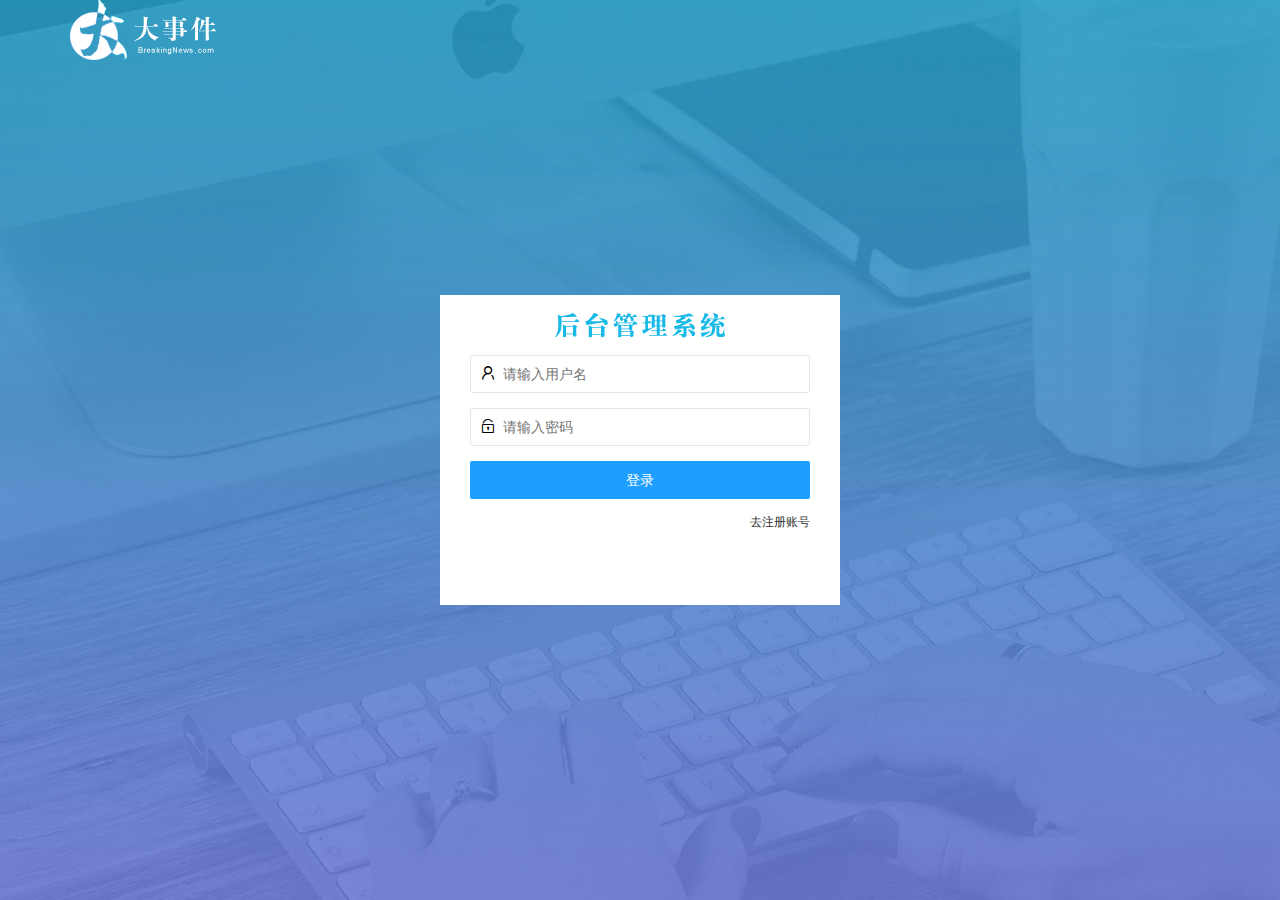
<file: login.html>
<!DOCTYPE html>
<html lang="en">

<head>
    <meta charset="UTF-8">
    <meta name="viewport" content="width=device-width, initial-scale=1.0">
    <meta http-equiv="X-UA-Compatible" content="ie=edge">
    <title>Document</title>
    <link rel="stylesheet" href="/assets/css/login.css">
    <link rel="stylesheet" href="/assets/lib/layui/css/layui.css">
</head>

<body>
    <div class="layui-main">
        <img src="/assets/images/logo.png" alt="">

    </div>
    <div class="loginAndReg">
        <div class="logintitle"></div>
        <div class="loginBox">
            <form class="layui-form loginForm" id="loginForm">
                <div class="layui-form-item">
                    <i class="layui-icon">&#xe66f;</i>
                    <input type="text" name="username" lay-verify="required" placeholder="请输入用户名" autocomplete="off" class="layui-input">
                </div>
                <div class="layui-form-item">
                    <i class="layui-icon">&#xe673;</i>
                    <input type="password" name="password" required lay-verify="required|pass" placeholder="请输入密码" autocomplete="off" class="layui-input">
                </div>
                <div class="layui-form-item">
                    <button class="layui-btn layui-btn-fluid  layui-btn-normal" lay-submit>登录</button>
                </div>
                <div class="layui-form-item aLink">
                    <a href="javascript:;" id="toReg">去注册账号</a>
                </div>
            </form>
        </div>
        <div class="regBox">
            <form class="layui-form loginForm" id="regForm">
                <div class="layui-form-item">
                    <i class="layui-icon">&#xe66f;</i>
                    <input type="text" name="username" required lay-verify="required" placeholder="请输入用户名" autocomplete="off" class="layui-input">
                </div>
                <div class="layui-form-item">
                    <i class="layui-icon">&#xe673;</i>
                    <input type="password" name="password" required lay-verify="required|pass" placeholder="请输入密码" autocomplete="off" class="layui-input">
                </div>
                <div class="layui-form-item">
                    <i class="layui-icon">&#xe673;</i>
                    <input type="password" name="repassword" required lay-verify="required|pass|repass" placeholder="请再次确认密码" autocomplete="off" class="layui-input">
                </div>
                <div class="layui-form-item">
                    <button class="layui-btn layui-btn-fluid  layui-btn-normal" lay-submit>注册</button>
                </div>
                <div class="layui-form-item aLink">
                    <a href="javascript:;" id="tologin">去登陆</a>
                </div>
            </form>
        </div>
    </div>
    <script src="./assets/lib/layui/layui.all.js"></script>
    <script src="./assets/lib/jquery.js"></script>
    <script src="./assets/js/baseAPI.js"></script>
    <script src="./assets/js/login.js"></script>
</body>

</html>
</file>
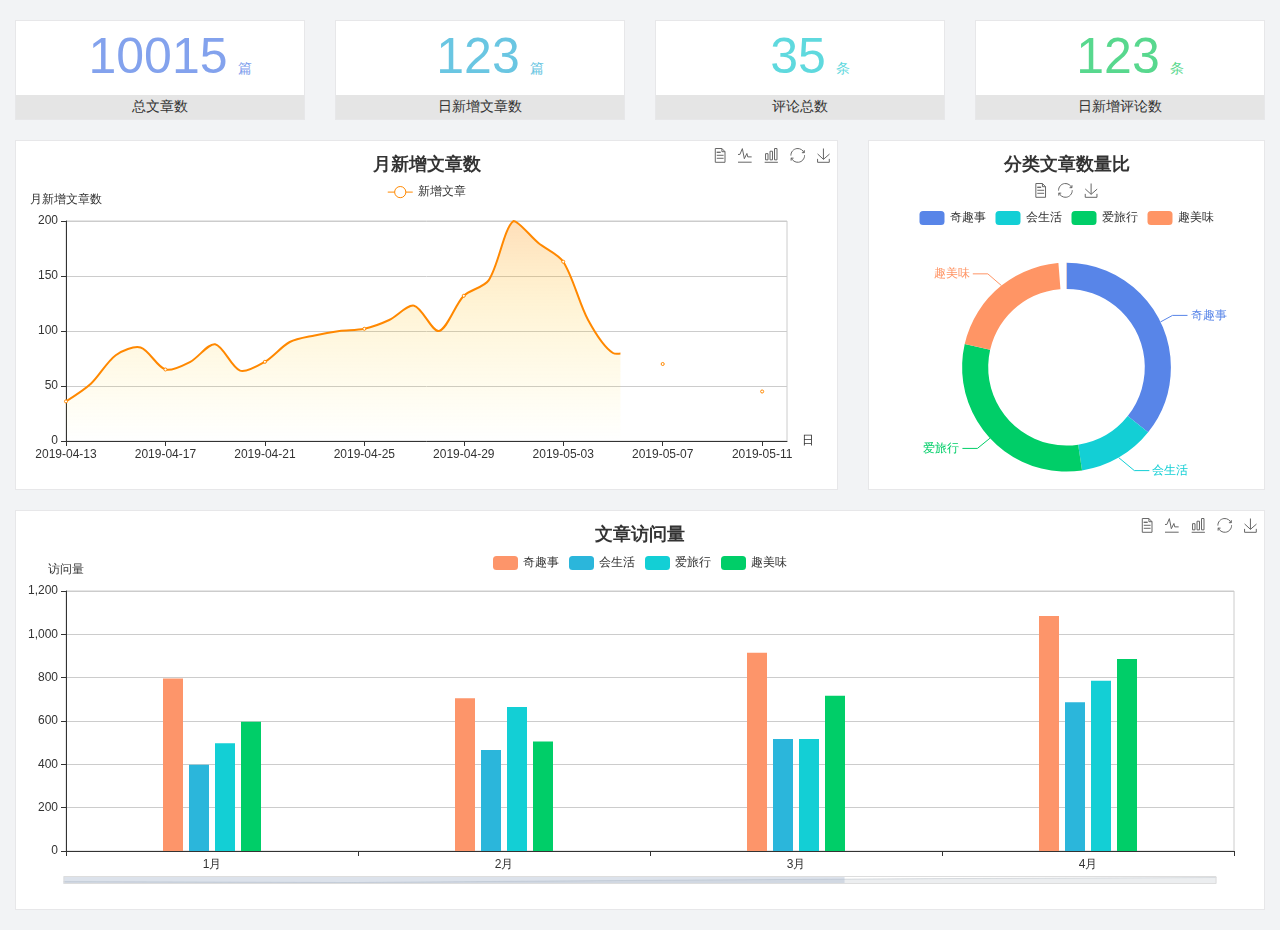
<file: home/dashboard.html>
<!DOCTYPE html>
<html lang="en">

<head>
  <meta charset="UTF-8">
  <meta name="viewport" content="width=device-width, initial-scale=1.0">
  <meta http-equiv="X-UA-Compatible" content="ie=edge">
  <title>图表统计</title>
  <link rel="stylesheet" href="../../assets/lib/bootstrap.css" />
  <link rel="stylesheet" href="../../assets/lib/main.css" />
  <script src="../../assets/lib/jquery.js"></script>
  <script type="text/javascript" src="../../assets/lib/echarts.min.js"></script>
</head>

<body>
  <div class="container-fluid">
    <div class="row spannel_list">
      <div class="col-sm-3 col-xs-6">
        <div class="spannel">
          <em>10015</em><span>篇</span>
          <b>总文章数</b>
        </div>
      </div>
      <div class="col-sm-3 col-xs-6">
        <div class="spannel scolor01">
          <em>123</em><span>篇</span>
          <b>日新增文章数</b>
        </div>
      </div>
      <div class="col-sm-3 col-xs-6">
        <div class="spannel scolor02">
          <em>35</em><span>条</span>
          <b>评论总数</b>
        </div>
      </div>
      <div class="col-sm-3 col-xs-6">
        <div class="spannel scolor03">
          <em>123</em><span>条</span>
          <b>日新增评论数</b>
        </div>
      </div>
    </div>
  </div>

  <div class="container-fluid">
    <div class="row curve-pie">
      <div class="col-lg-8 col-md-8">
        <div class="gragh_pannel" id="curve_show"></div>
      </div>
      <div class="col-lg-4 col-md-4">
        <div class="gragh_pannel" id="pie_show"></div>
      </div>
    </div>
  </div>

  <div class="container-fluid">
    <div class="column_pannel" id="column_show"></div>
  </div>

  <script>
    var oChart = echarts.init(document.getElementById('curve_show'));
    var aList_all = [
      { 'count': 36, 'date': '2019-04-13' },
      { 'count': 52, 'date': '2019-04-14' },
      { 'count': 78, 'date': '2019-04-15' },
      { 'count': 85, 'date': '2019-04-16' },
      { 'count': 65, 'date': '2019-04-17' },
      { 'count': 72, 'date': '2019-04-18' },
      { 'count': 88, 'date': '2019-04-19' },
      { 'count': 64, 'date': '2019-04-20' },
      { 'count': 72, 'date': '2019-04-21' },
      { 'count': 90, 'date': '2019-04-22' },
      { 'count': 96, 'date': '2019-04-23' },
      { 'count': 100, 'date': '2019-04-24' },
      { 'count': 102, 'date': '2019-04-25' },
      { 'count': 110, 'date': '2019-04-26' },
      { 'count': 123, 'date': '2019-04-27' },
      { 'count': 100, 'date': '2019-04-28' },
      { 'count': 132, 'date': '2019-04-29' },
      { 'count': 146, 'date': '2019-04-30' },
      { 'count': 200, 'date': '2019-05-01' },
      { 'count': 180, 'date': '2019-05-02' },
      { 'count': 163, 'date': '2019-05-03' },
      { 'count': 110, 'date': '2019-05-04' },
      { 'count': 80, 'date': '2019-05-05' },
      { 'count': 82, 'date': '2019-05-06' },
      { 'count': 70, 'date': '2019-05-07' },
      { 'count': 65, 'date': '2019-05-08' },
      { 'count': 54, 'date': '2019-05-09' },
      { 'count': 40, 'date': '2019-05-10' },
      { 'count': 45, 'date': '2019-05-11' },
      { 'count': 38, 'date': '2019-05-12' },
    ];

    let aCount = [];
    let aDate = [];

    for (var i = 0; i < aList_all.length; i++) {
      aCount.push(aList_all[i].count);
      aDate.push(aList_all[i].date);
    }

    var chartopt = {
      title: {
        text: '月新增文章数',
        left: 'center',
        top: '10'
      },
      tooltip: {
        trigger: 'axis'
      },
      legend: {
        data: ['新增文章'],
        top: '40'
      },
      toolbox: {
        show: true,
        feature: {
          mark: { show: true },
          dataView: { show: true, readOnly: false },
          magicType: { show: true, type: ['line', 'bar'] },
          restore: { show: true },
          saveAsImage: { show: true }
        }
      },
      calculable: true,
      xAxis: [
        {
          name: '日',
          type: 'category',
          boundaryGap: false,
          data: aDate
        }
      ],
      yAxis: [
        {
          name: '月新增文章数',
          type: 'value'
        }
      ],
      series: [
        {
          name: '新增文章',
          type: 'line',
          smooth: true,
          itemStyle: { normal: { areaStyle: { type: 'default' }, color: '#f80' }, lineStyle: { color: '#f80' } },
          data: aCount
        }],
      areaStyle: {
        normal: {
          color: new echarts.graphic.LinearGradient(0, 0, 0, 1, [{
            offset: 0,
            color: 'rgba(255,136,0,0.39)'
          }, {
            offset: .34,
            color: 'rgba(255,180,0,0.25)'
          }, {
            offset: 1,
            color: 'rgba(255,222,0,0.00)'
          }])

        }
      },
      grid: {
        show: true,
        x: 50,
        x2: 50,
        y: 80,
        height: 220
      }
    };

    oChart.setOption(chartopt);


    var oPie = echarts.init(document.getElementById('pie_show'));
    var oPieopt =
    {
      title: {
        top: 10,
        text: '分类文章数量比',
        x: 'center'
      },
      tooltip: {
        trigger: 'item',
        formatter: "{a} <br/>{b} : {c} ({d}%)"
      },
      color: ['#5885e8', '#13cfd5', '#00ce68', '#ff9565'],
      legend: {
        x: 'center',
        top: 65,
        data: ['奇趣事', '会生活', '爱旅行', '趣美味']
      },
      toolbox: {
        show: true,
        x: 'center',
        top: 35,
        feature: {
          mark: { show: true },
          dataView: { show: true, readOnly: false },
          magicType: {
            show: true,
            type: ['pie', 'funnel'],
            option: {
              funnel: {
                x: '25%',
                width: '50%',
                funnelAlign: 'left',
                max: 1548
              }
            }
          },
          restore: { show: true },
          saveAsImage: { show: true }
        }
      },
      calculable: true,
      series: [
        {
          name: '访问来源',
          type: 'pie',
          radius: ['45%', '60%'],
          center: ['50%', '65%'],
          data: [
            { value: 300, name: '奇趣事' },
            { value: 100, name: '会生活' },
            { value: 260, name: '爱旅行' },
            { value: 180, name: '趣美味' }
          ]
        }
      ]
    };
    oPie.setOption(oPieopt);



    var oColumn = this.echarts.init(document.getElementById('column_show'));
    var oColumnopt =
    {
      title: {
        text: '文章访问量',
        left: 'center',
        top: '10'
      },
      tooltip: {
        trigger: 'axis'
      },
      legend: {
        data: ['奇趣事', '会生活', '爱旅行', '趣美味'],
        top: '40'
      },
      toolbox: {
        show: true,
        feature: {
          mark: { show: true },
          dataView: { show: true, readOnly: false },
          magicType: { show: true, type: ['line', 'bar'] },
          restore: { show: true },
          saveAsImage: { show: true }
        }
      },
      calculable: true,
      xAxis: [
        {
          type: 'category',
          data: ['1月', '2月', '3月', '4月', '5月']
        }
      ],
      yAxis: [
        {
          name: '访问量',
          type: 'value'
        }
      ],
      series: [
        {
          name: '奇趣事',
          type: 'bar',
          barWidth: 20,
          itemStyle: {
            normal: { areaStyle: { type: 'default' }, color: '#fd956a' }
          },
          data: [800, 708, 920, 1090, 1200]
        },
        {
          name: '会生活',
          type: 'bar',
          barWidth: 20,
          itemStyle: {
            normal: { areaStyle: { type: 'default' }, color: '#2bb6db' }
          },
          data: [400, 468, 520, 690, 800]
        },
        {
          name: '爱旅行',
          type: 'bar',
          barWidth: 20,
          itemStyle: {
            normal: { areaStyle: { type: 'default' }, color: '#13cfd5' }
          },
          data: [500, 668, 520, 790, 900]
        },
        {
          name: '趣美味',
          type: 'bar',
          barWidth: 20,
          itemStyle: {
            normal: { areaStyle: { type: 'default' }, color: '#00ce68' }
          },
          data: [600, 508, 720, 890, 1000]
        }
      ],
      grid: {
        show: true,
        x: 50,
        x2: 30,
        y: 80,
        height: 260
      },
      dataZoom: [//给x轴设置滚动条
        {
          start: 0,//默认为0
          end: 100 - 1000 / 31,//默认为100
          type: 'slider',
          show: true,
          xAxisIndex: [0],
          handleSize: 0,//滑动条的 左右2个滑动条的大小
          height: 8,//组件高度
          left: 45, //左边的距离
          right: 50,//右边的距离
          bottom: 26,//右边的距离
          handleColor: '#ddd',//h滑动图标的颜色
          handleStyle: {
            borderColor: "#cacaca",
            borderWidth: "1",
            shadowBlur: 2,
            background: "#ddd",
            shadowColor: "#ddd",
          }
        }]
    };
    oColumn.setOption(oColumnopt);
  </script>
</body>

</html>
</file>
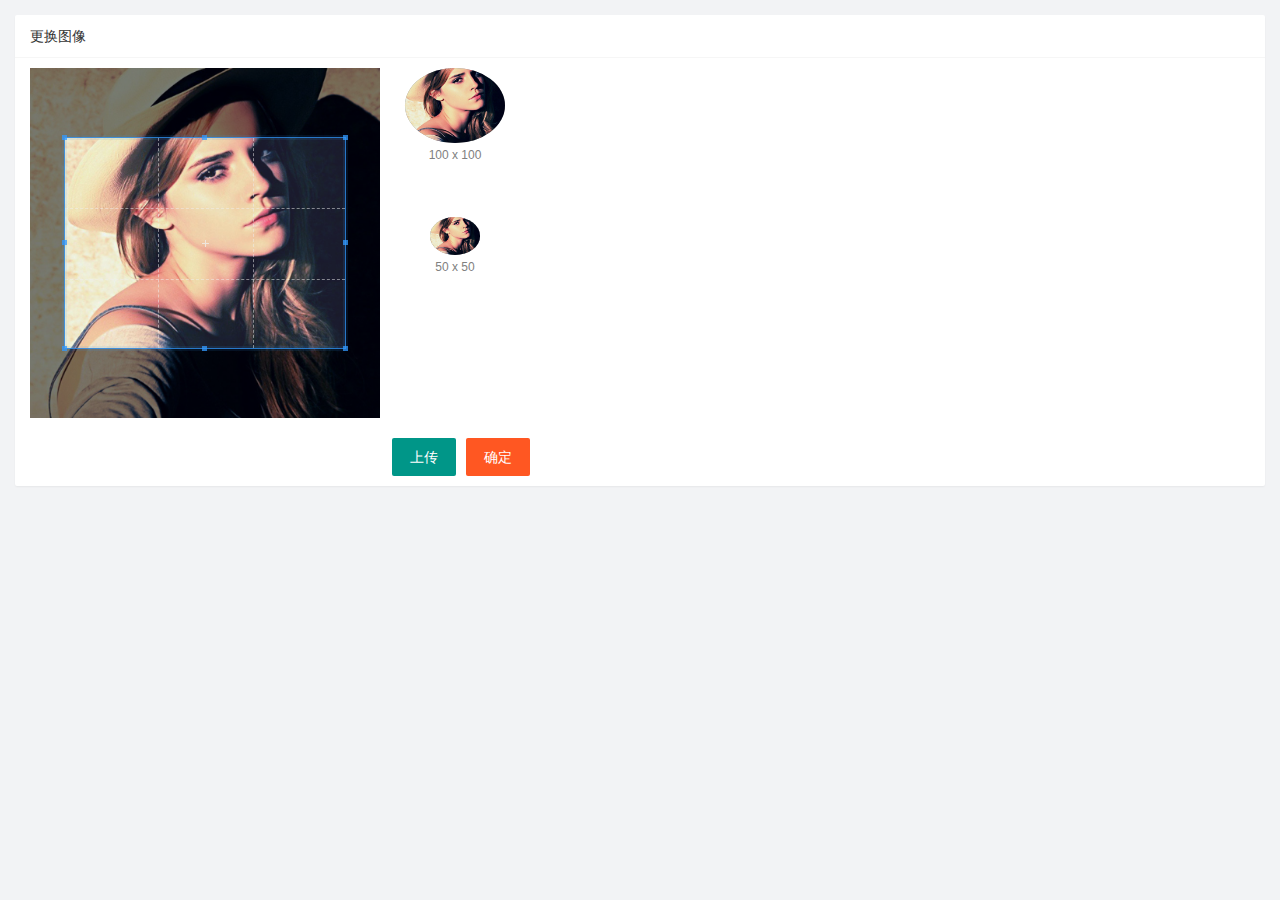
<file: user/user_avatar.html>
<!DOCTYPE html>
<html lang="en">

<head>
    <meta charset="UTF-8">
    <meta name="viewport" content="width=device-width, initial-scale=1.0">
    <meta http-equiv="X-UA-Compatible" content="ie=edge">
    <title>Document</title>
    <link rel="stylesheet" href="../assets/lib/layui/css/layui.css">
    <link rel="stylesheet" href="../assets/lib/cropper/cropper.css" />
    <link rel="stylesheet" href="../assets/css/user/user_avatar.css">
</head>

<body>
    <div class="layui-card">
        <div class="layui-card-header">更换图像</div>
        <div class="layui-card-body">
            <!-- 第一行的图片裁剪和预览区域 -->
            <div class="row1">
                <!-- 图片裁剪区域 -->
                <div class="cropper-box">
                    <!-- 这个 img 标签很重要，将来会把它初始化为裁剪区域 -->
                    <img id="image" src="/assets/images/sample.jpg" />
                </div>
                <!-- 图片的预览区域 -->
                <div class="preview-box">
                    <div>
                        <!-- 宽高为 100px 的预览区域 -->
                        <div class="img-preview w100"></div>
                        <p class="size">100 x 100</p>
                    </div>
                    <div>
                        <!-- 宽高为 50px 的预览区域 -->
                        <div class="img-preview w50"></div>
                        <p class="size">50 x 50</p>
                    </div>
                </div>
            </div>

            <!-- 第二行的按钮区域 -->
            <div class="row2">
                <input type="file" accept="image/png,image/jpeg" id="file">
                <!-- 通过 accept 属性，可以指定，允许用户选择什么类型的文件 -->
                <button type="button" class="layui-btn" id="imgUpload">上传</button>
                <button type="button" class="layui-btn layui-btn-danger" id="btnUpload">确定</button>
            </div>
        </div>
    </div>
    <script src="../assets/lib/layui/layui.all.js"></script>
    <script src="../assets/lib/jquery.js"></script>
    <script src="../assets/lib/cropper/Cropper.js"></script>
    <script src="../assets/lib/cropper/jquery-cropper.js"></script>
    <script src="../assets/js/baseAPI.js"></script>
    <script src="../assets/js/user/user_avatar.js"></script>

</body>

</html>
</file>
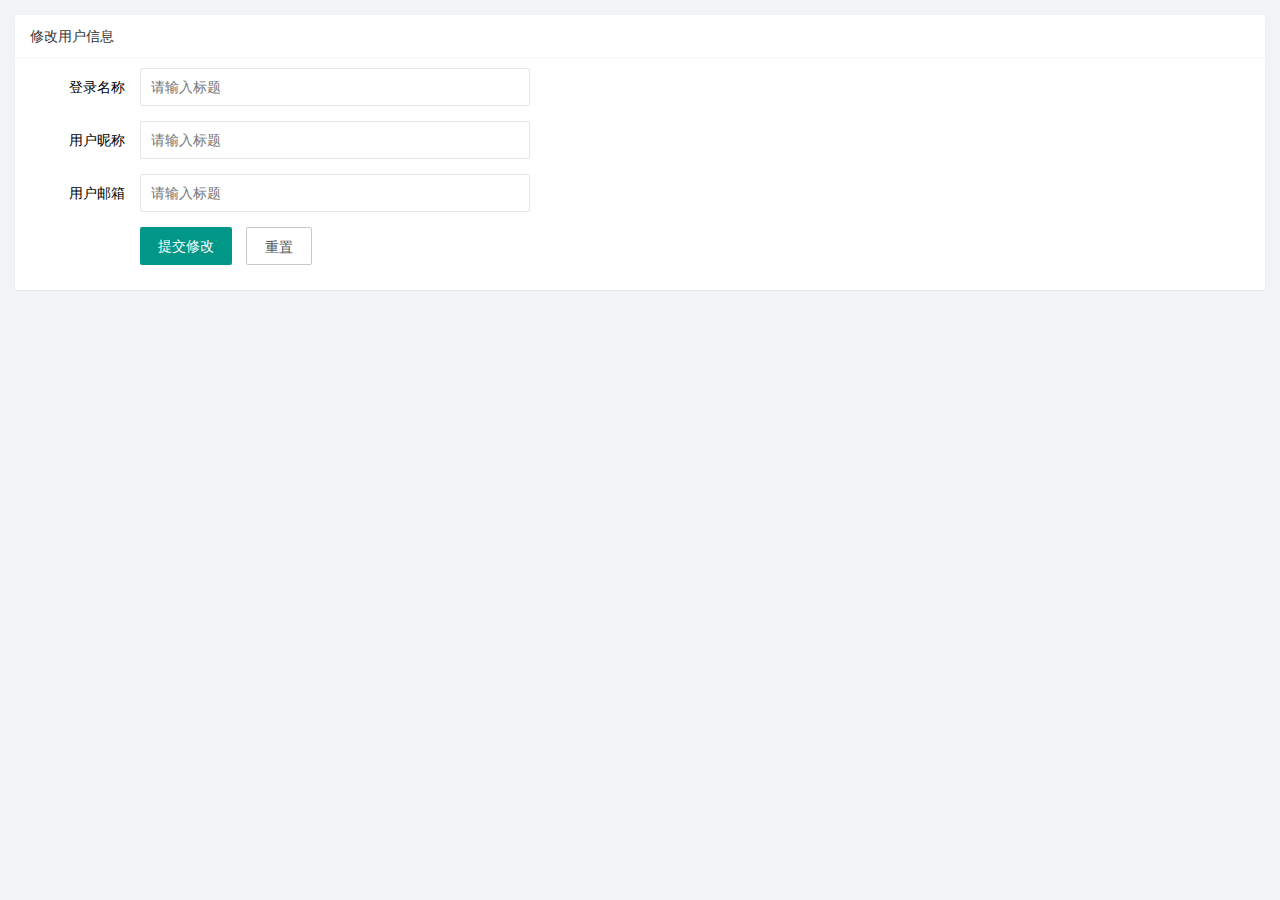
<file: user/user_info.html>
<!DOCTYPE html>
<html lang="en">

<head>
    <meta charset="UTF-8">
    <meta name="viewport" content="width=device-width, initial-scale=1.0">
    <meta http-equiv="X-UA-Compatible" content="ie=edge">
    <title>Document</title>
    <link rel="stylesheet" href="../assets/lib/layui/css/layui.css">
    <link rel="stylesheet" href="../assets/css/user/user_info.css">
</head>

<body>
    <div class="layui-card">
        <div class="layui-card-header">修改用户信息</div>
        <div class="layui-card-body">
            <form class="layui-form" lay-filter='formUserInfo'>
                <input type="hidden" name="id">
                <div class="layui-form-item">
                    <label class="layui-form-label">登录名称</label>
                    <div class="layui-input-block">
                        <input type="text" name="username" readonly required lay-verify="required" placeholder="请输入标题" autocomplete="off" class="layui-input">
                    </div>
                </div>
                <div class="layui-form-item">
                    <label class="layui-form-label">用户昵称</label>
                    <div class="layui-input-block">
                        <input type="text" name="nickname" required lay-verify="required|nickname" placeholder="请输入标题" autocomplete="off" class="layui-input">
                    </div>
                </div>
                <div class="layui-form-item">
                    <label class="layui-form-label">用户邮箱</label>
                    <div class="layui-input-block">
                        <input type="text" name="email" required lay-verify="required|email" placeholder="请输入标题" autocomplete="off" class="layui-input">
                    </div>
                </div>
                <div class="layui-form-item">
                    <div class="layui-input-block">
                        <button class="layui-btn" lay-submit lay-filter="formDemo">提交修改</button>
                        <button type="reset" class="layui-btn layui-btn-primary" id="resetUserInfo">重置</button>
                    </div>
                </div>
            </form>
        </div>
    </div>
    <script src="../assets/lib/layui/layui.all.js"></script>
    <script src="../assets/lib/jquery.js"></script>
    <script src="../assets/js/baseAPI.js"></script>
    <script src="../assets/js/user/user_info.js"></script>
</body>

</html>
</file>
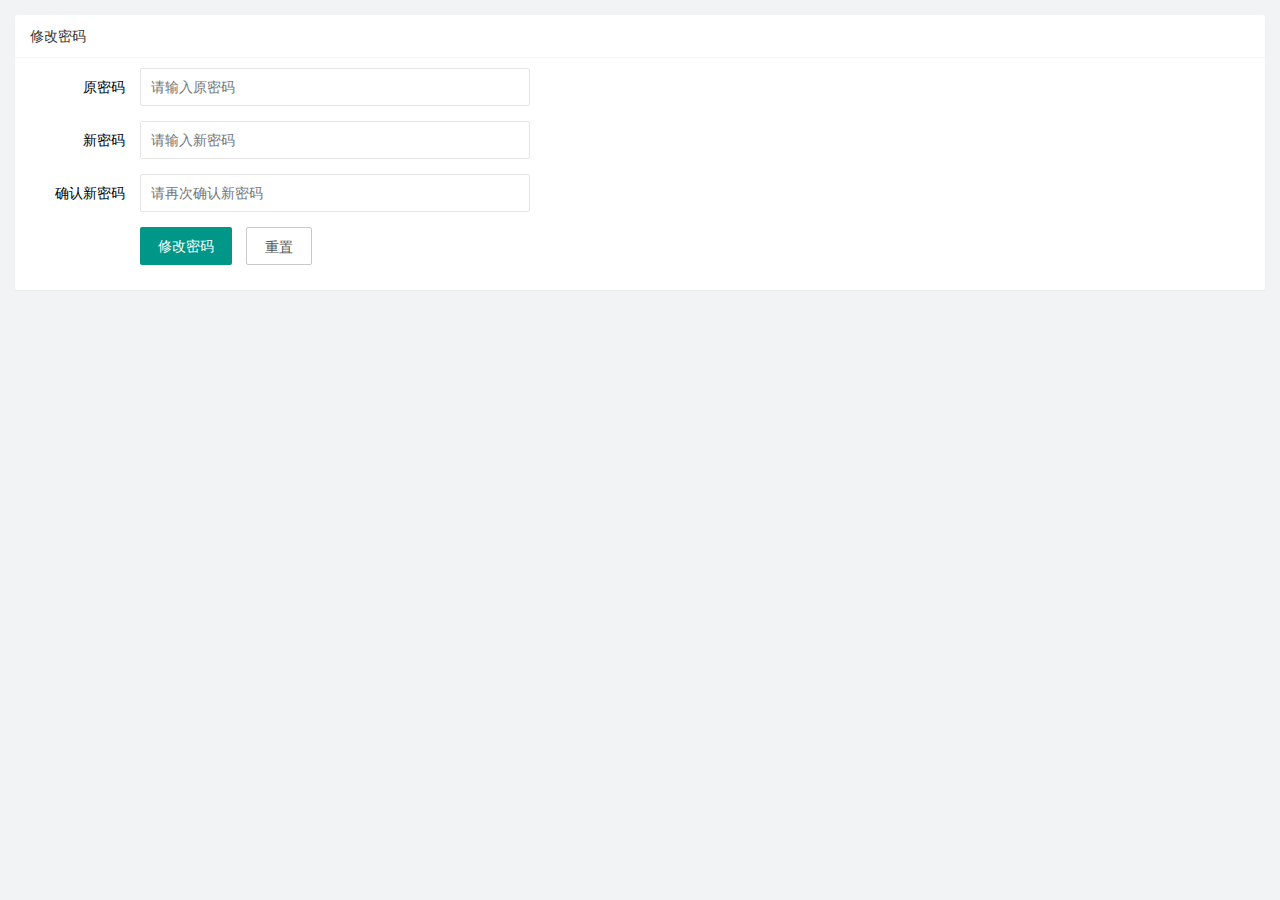
<file: user/user_pw.html>
<!DOCTYPE html>
<html lang="en">

<head>
    <meta charset="UTF-8">
    <meta name="viewport" content="width=device-width, initial-scale=1.0">
    <meta http-equiv="X-UA-Compatible" content="ie=edge">
    <title>Document</title>
    <link rel="stylesheet" href="../assets/lib/layui/css/layui.css">
    <link rel="stylesheet" href="../assets/css/user/user_pw.css">
</head>

<body>
    <div class="layui-card">
        <div class="layui-card-header">修改密码</div>
        <div class="layui-card-body">
            <form class="layui-form" action="">
                <div class="layui-form-item">
                    <label class="layui-form-label">原密码</label>
                    <div class="layui-input-block">
                        <input type="password" name="oldPwd" required lay-verify="required|pwd" placeholder="请输入原密码" autocomplete="off" class="layui-input">
                    </div>
                </div>
                <div class="layui-form-item">
                    <label class="layui-form-label">新密码</label>
                    <div class="layui-input-block">
                        <input type="password" name="newPwd" required lay-verify="required|pwd|samePwd" placeholder="请输入新密码" autocomplete="off" class="layui-input">
                    </div>
                </div>
                <div class="layui-form-item">
                    <label class="layui-form-label">确认新密码</label>
                    <div class="layui-input-block">
                        <input type="password" name="rePwd" required lay-verify="required|pwd|rePwd" placeholder="请再次确认新密码" autocomplete="off" class="layui-input">
                    </div>
                </div>
                <div class="layui-form-item">
                    <div class="layui-input-block">
                        <button class="layui-btn" lay-submit lay-filter="formDemo">修改密码</button>
                        <button type="reset" class="layui-btn layui-btn-primary">重置</button>
                    </div>
                </div>
            </form>
        </div>
    </div>
    <script src="../assets/lib/layui/layui.all.js"></script>
    <script src="../assets/lib/jquery.js"></script>
    <script src="../assets/js/baseAPI.js"></script>
    <script src="../assets/js/user/user_pw.js"></script>
</body>

</html>
</file>
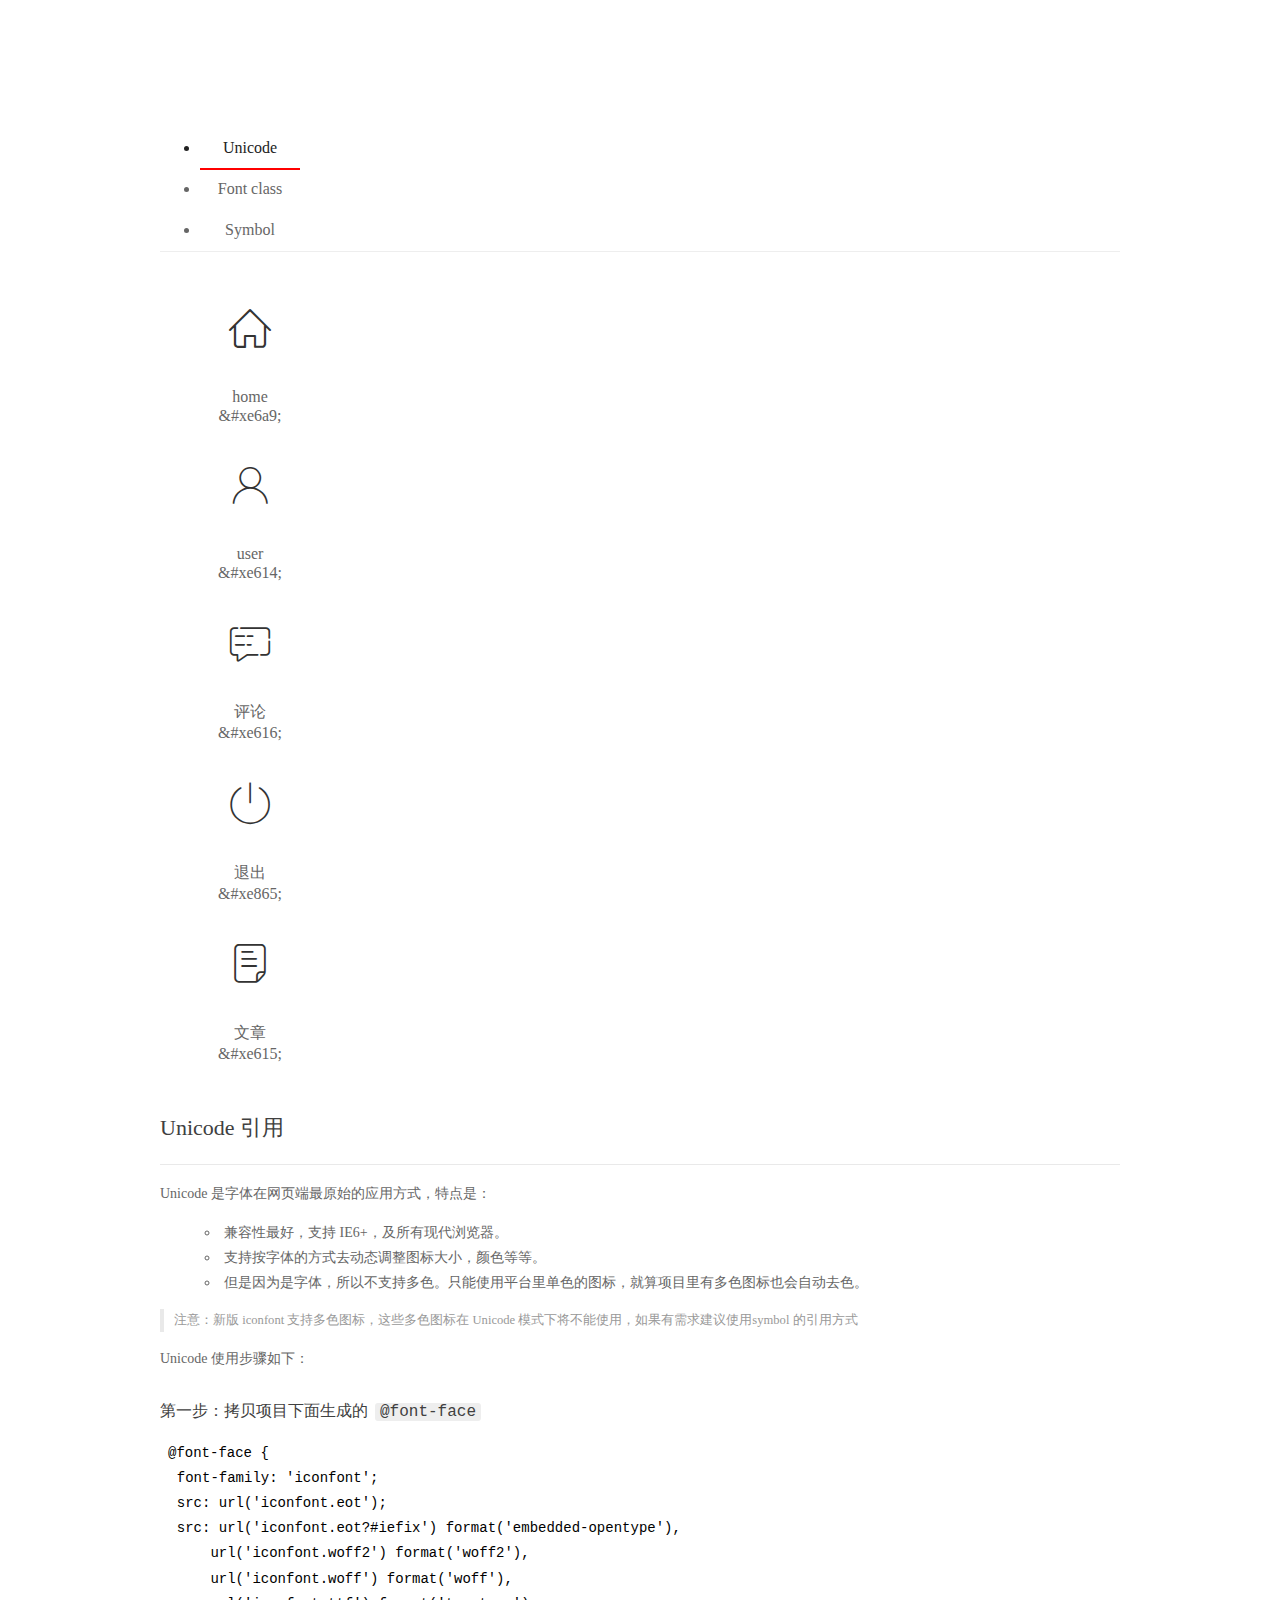
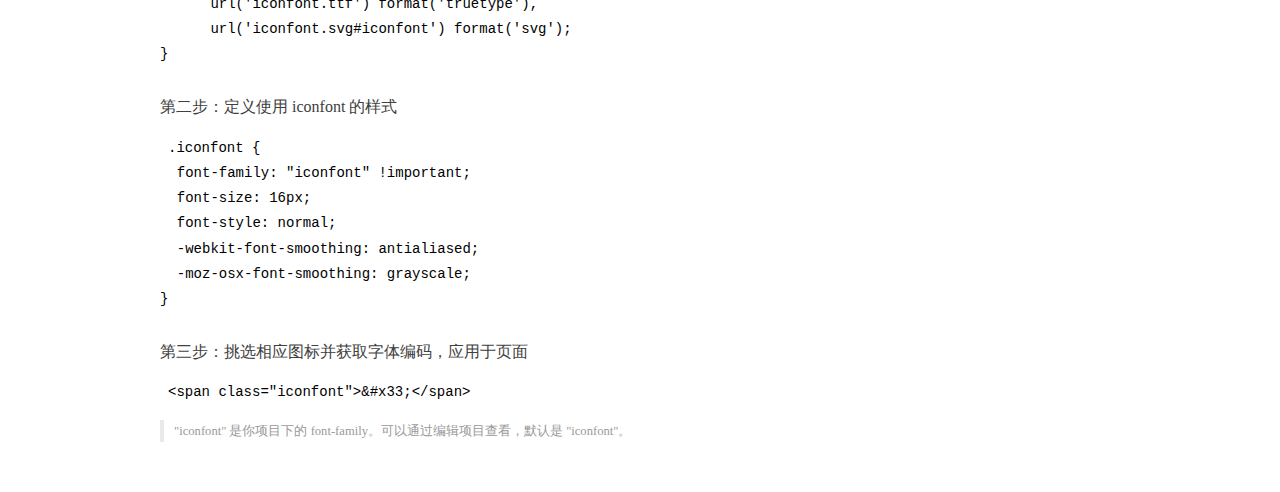
<file: assets/fonts/demo_index.html>
<!DOCTYPE html>
<html>
<head>
  <meta charset="utf-8"/>
  <title>IconFont Demo</title>
  <link rel="shortcut icon" href="https://gtms04.alicdn.com/tps/i4/TB1_oz6GVXXXXaFXpXXJDFnIXXX-64-64.ico" type="image/x-icon"/>
  <link rel="stylesheet" href="https://g.alicdn.com/thx/cube/1.3.2/cube.min.css">
  <link rel="stylesheet" href="demo.css">
  <link rel="stylesheet" href="iconfont.css">
  <script src="iconfont.js"></script>
  <!-- jQuery -->
  <script src="https://a1.alicdn.com/oss/uploads/2018/12/26/7bfddb60-08e8-11e9-9b04-53e73bb6408b.js"></script>
  <!-- 代码高亮 -->
  <script src="https://a1.alicdn.com/oss/uploads/2018/12/26/a3f714d0-08e6-11e9-8a15-ebf944d7534c.js"></script>
</head>
<body>
  <div class="main">
    <h1 class="logo"><a href="https://www.iconfont.cn/" title="iconfont 首页" target="_blank">&#xe86b;</a></h1>
    <div class="nav-tabs">
      <ul id="tabs" class="dib-box">
        <li class="dib active"><span>Unicode</span></li>
        <li class="dib"><span>Font class</span></li>
        <li class="dib"><span>Symbol</span></li>
      </ul>
      
    </div>
    <div class="tab-container">
      <div class="content unicode" style="display: block;">
          <ul class="icon_lists dib-box">
          
            <li class="dib">
              <span class="icon iconfont">&#xe6a9;</span>
                <div class="name">home</div>
                <div class="code-name">&amp;#xe6a9;</div>
              </li>
          
            <li class="dib">
              <span class="icon iconfont">&#xe614;</span>
                <div class="name">user</div>
                <div class="code-name">&amp;#xe614;</div>
              </li>
          
            <li class="dib">
              <span class="icon iconfont">&#xe616;</span>
                <div class="name">评论</div>
                <div class="code-name">&amp;#xe616;</div>
              </li>
          
            <li class="dib">
              <span class="icon iconfont">&#xe865;</span>
                <div class="name">退出</div>
                <div class="code-name">&amp;#xe865;</div>
              </li>
          
            <li class="dib">
              <span class="icon iconfont">&#xe615;</span>
                <div class="name">文章</div>
                <div class="code-name">&amp;#xe615;</div>
              </li>
          
          </ul>
          <div class="article markdown">
          <h2 id="unicode-">Unicode 引用</h2>
          <hr>

          <p>Unicode 是字体在网页端最原始的应用方式，特点是：</p>
          <ul>
            <li>兼容性最好，支持 IE6+，及所有现代浏览器。</li>
            <li>支持按字体的方式去动态调整图标大小，颜色等等。</li>
            <li>但是因为是字体，所以不支持多色。只能使用平台里单色的图标，就算项目里有多色图标也会自动去色。</li>
          </ul>
          <blockquote>
            <p>注意：新版 iconfont 支持多色图标，这些多色图标在 Unicode 模式下将不能使用，如果有需求建议使用symbol 的引用方式</p>
          </blockquote>
          <p>Unicode 使用步骤如下：</p>
          <h3 id="-font-face">第一步：拷贝项目下面生成的 <code>@font-face</code></h3>
<pre><code class="language-css"
>@font-face {
  font-family: 'iconfont';
  src: url('iconfont.eot');
  src: url('iconfont.eot?#iefix') format('embedded-opentype'),
      url('iconfont.woff2') format('woff2'),
      url('iconfont.woff') format('woff'),
      url('iconfont.ttf') format('truetype'),
      url('iconfont.svg#iconfont') format('svg');
}
</code></pre>
          <h3 id="-iconfont-">第二步：定义使用 iconfont 的样式</h3>
<pre><code class="language-css"
>.iconfont {
  font-family: "iconfont" !important;
  font-size: 16px;
  font-style: normal;
  -webkit-font-smoothing: antialiased;
  -moz-osx-font-smoothing: grayscale;
}
</code></pre>
          <h3 id="-">第三步：挑选相应图标并获取字体编码，应用于页面</h3>
<pre>
<code class="language-html"
>&lt;span class="iconfont"&gt;&amp;#x33;&lt;/span&gt;
</code></pre>
          <blockquote>
            <p>"iconfont" 是你项目下的 font-family。可以通过编辑项目查看，默认是 "iconfont"。</p>
          </blockquote>
          </div>
      </div>
      <div class="content font-class">
        <ul class="icon_lists dib-box">
          
          <li class="dib">
            <span class="icon iconfont icon-home"></span>
            <div class="name">
              home
            </div>
            <div class="code-name">.icon-home
            </div>
          </li>
          
          <li class="dib">
            <span class="icon iconfont icon-user"></span>
            <div class="name">
              user
            </div>
            <div class="code-name">.icon-user
            </div>
          </li>
          
          <li class="dib">
            <span class="icon iconfont icon-pinglun"></span>
            <div class="name">
              评论
            </div>
            <div class="code-name">.icon-pinglun
            </div>
          </li>
          
          <li class="dib">
            <span class="icon iconfont icon-tuichu"></span>
            <div class="name">
              退出
            </div>
            <div class="code-name">.icon-tuichu
            </div>
          </li>
          
          <li class="dib">
            <span class="icon iconfont icon-16"></span>
            <div class="name">
              文章
            </div>
            <div class="code-name">.icon-16
            </div>
          </li>
          
        </ul>
        <div class="article markdown">
        <h2 id="font-class-">font-class 引用</h2>
        <hr>

        <p>font-class 是 Unicode 使用方式的一种变种，主要是解决 Unicode 书写不直观，语意不明确的问题。</p>
        <p>与 Unicode 使用方式相比，具有如下特点：</p>
        <ul>
          <li>兼容性良好，支持 IE8+，及所有现代浏览器。</li>
          <li>相比于 Unicode 语意明确，书写更直观。可以很容易分辨这个 icon 是什么。</li>
          <li>因为使用 class 来定义图标，所以当要替换图标时，只需要修改 class 里面的 Unicode 引用。</li>
          <li>不过因为本质上还是使用的字体，所以多色图标还是不支持的。</li>
        </ul>
        <p>使用步骤如下：</p>
        <h3 id="-fontclass-">第一步：引入项目下面生成的 fontclass 代码：</h3>
<pre><code class="language-html">&lt;link rel="stylesheet" href="./iconfont.css"&gt;
</code></pre>
        <h3 id="-">第二步：挑选相应图标并获取类名，应用于页面：</h3>
<pre><code class="language-html">&lt;span class="iconfont icon-xxx"&gt;&lt;/span&gt;
</code></pre>
        <blockquote>
          <p>"
            iconfont" 是你项目下的 font-family。可以通过编辑项目查看，默认是 "iconfont"。</p>
        </blockquote>
      </div>
      </div>
      <div class="content symbol">
          <ul class="icon_lists dib-box">
          
            <li class="dib">
                <svg class="icon svg-icon" aria-hidden="true">
                  <use xlink:href="#icon-home"></use>
                </svg>
                <div class="name">home</div>
                <div class="code-name">#icon-home</div>
            </li>
          
            <li class="dib">
                <svg class="icon svg-icon" aria-hidden="true">
                  <use xlink:href="#icon-user"></use>
                </svg>
                <div class="name">user</div>
                <div class="code-name">#icon-user</div>
            </li>
          
            <li class="dib">
                <svg class="icon svg-icon" aria-hidden="true">
                  <use xlink:href="#icon-pinglun"></use>
                </svg>
                <div class="name">评论</div>
                <div class="code-name">#icon-pinglun</div>
            </li>
          
            <li class="dib">
                <svg class="icon svg-icon" aria-hidden="true">
                  <use xlink:href="#icon-tuichu"></use>
                </svg>
                <div class="name">退出</div>
                <div class="code-name">#icon-tuichu</div>
            </li>
          
            <li class="dib">
                <svg class="icon svg-icon" aria-hidden="true">
                  <use xlink:href="#icon-16"></use>
                </svg>
                <div class="name">文章</div>
                <div class="code-name">#icon-16</div>
            </li>
          
          </ul>
          <div class="article markdown">
          <h2 id="symbol-">Symbol 引用</h2>
          <hr>

          <p>这是一种全新的使用方式，应该说这才是未来的主流，也是平台目前推荐的用法。相关介绍可以参考这篇<a href="">文章</a>
            这种用法其实是做了一个 SVG 的集合，与另外两种相比具有如下特点：</p>
          <ul>
            <li>支持多色图标了，不再受单色限制。</li>
            <li>通过一些技巧，支持像字体那样，通过 <code>font-size</code>, <code>color</code> 来调整样式。</li>
            <li>兼容性较差，支持 IE9+，及现代浏览器。</li>
            <li>浏览器渲染 SVG 的性能一般，还不如 png。</li>
          </ul>
          <p>使用步骤如下：</p>
          <h3 id="-symbol-">第一步：引入项目下面生成的 symbol 代码：</h3>
<pre><code class="language-html">&lt;script src="./iconfont.js"&gt;&lt;/script&gt;
</code></pre>
          <h3 id="-css-">第二步：加入通用 CSS 代码（引入一次就行）：</h3>
<pre><code class="language-html">&lt;style&gt;
.icon {
  width: 1em;
  height: 1em;
  vertical-align: -0.15em;
  fill: currentColor;
  overflow: hidden;
}
&lt;/style&gt;
</code></pre>
          <h3 id="-">第三步：挑选相应图标并获取类名，应用于页面：</h3>
<pre><code class="language-html">&lt;svg class="icon" aria-hidden="true"&gt;
  &lt;use xlink:href="#icon-xxx"&gt;&lt;/use&gt;
&lt;/svg&gt;
</code></pre>
          </div>
      </div>

    </div>
  </div>
  <script>
  $(document).ready(function () {
      $('.tab-container .content:first').show()

      $('#tabs li').click(function (e) {
        var tabContent = $('.tab-container .content')
        var index = $(this).index()

        if ($(this).hasClass('active')) {
          return
        } else {
          $('#tabs li').removeClass('active')
          $(this).addClass('active')

          tabContent.hide().eq(index).fadeIn()
        }
      })
    })
  </script>
</body>
</html>
</file>
<file: assets/css/login.css>
* {
    margin: 0;
    padding: 0;
}

html,
body {
    width: 100%;
    height: 100%;
    background: url(/assets/images/login_bg.jpg) no-repeat center;
    background-size: cover;
}

.loginAndReg {
    width: 400px;
    height: 310px;
    background-color: #fff;
    position: absolute;
    left: 50%;
    top: 50%;
    transform: translate(-50%, -50%)
}

.logintitle {
    height: 60px;
    background: url(/assets/images/login_title.png) no-repeat center;
}

.regBox {
    display: none;
}

.aLink {
    text-align: right;
    font-size: 12px;
}

.loginForm {
    padding: 0 30px;
}

.layui-form-item {
    position: relative;
}

.layui-form-item i {
    position: absolute;
    left: 10px;
    top: 10px
}

.layui-form-item .layui-input {
    padding-left: 32px;
}
</file>
<file: assets/lib/layui/css/layui.css>
/** layui-v2.5.5 MIT License By https://www.layui.com */
 .layui-inline,img{display:inline-block;vertical-align:middle}h1,h2,h3,h4,h5,h6{font-weight:400}.layui-edge,.layui-header,.layui-inline,.layui-main{position:relative}.layui-body,.layui-edge,.layui-elip{overflow:hidden}.layui-btn,.layui-edge,.layui-inline,img{vertical-align:middle}.layui-btn,.layui-disabled,.layui-icon,.layui-unselect{-moz-user-select:none;-webkit-user-select:none;-ms-user-select:none}.layui-elip,.layui-form-checkbox span,.layui-form-pane .layui-form-label{text-overflow:ellipsis;white-space:nowrap}.layui-breadcrumb,.layui-tree-btnGroup{visibility:hidden}blockquote,body,button,dd,div,dl,dt,form,h1,h2,h3,h4,h5,h6,input,li,ol,p,pre,td,textarea,th,ul{margin:0;padding:0;-webkit-tap-highlight-color:rgba(0,0,0,0)}a:active,a:hover{outline:0}img{border:none}li{list-style:none}table{border-collapse:collapse;border-spacing:0}h4,h5,h6{font-size:100%}button,input,optgroup,option,select,textarea{font-family:inherit;font-size:inherit;font-style:inherit;font-weight:inherit;outline:0}pre{white-space:pre-wrap;white-space:-moz-pre-wrap;white-space:-pre-wrap;white-space:-o-pre-wrap;word-wrap:break-word}body{line-height:24px;font:14px Helvetica Neue,Helvetica,PingFang SC,Tahoma,Arial,sans-serif}hr{height:1px;margin:10px 0;border:0;clear:both}a{color:#333;text-decoration:none}a:hover{color:#777}a cite{font-style:normal;*cursor:pointer}.layui-border-box,.layui-border-box *{box-sizing:border-box}.layui-box,.layui-box *{box-sizing:content-box}.layui-clear{clear:both;*zoom:1}.layui-clear:after{content:'\20';clear:both;*zoom:1;display:block;height:0}.layui-inline{*display:inline;*zoom:1}.layui-edge{display:inline-block;width:0;height:0;border-width:6px;border-style:dashed;border-color:transparent}.layui-edge-top{top:-4px;border-bottom-color:#999;border-bottom-style:solid}.layui-edge-right{border-left-color:#999;border-left-style:solid}.layui-edge-bottom{top:2px;border-top-color:#999;border-top-style:solid}.layui-edge-left{border-right-color:#999;border-right-style:solid}.layui-disabled,.layui-disabled:hover{color:#d2d2d2!important;cursor:not-allowed!important}.layui-circle{border-radius:100%}.layui-show{display:block!important}.layui-hide{display:none!important}@font-face{font-family:layui-icon;src:url(../font/iconfont.eot?v=250);src:url(../font/iconfont.eot?v=250#iefix) format('embedded-opentype'),url(../font/iconfont.woff2?v=250) format('woff2'),url(../font/iconfont.woff?v=250) format('woff'),url(../font/iconfont.ttf?v=250) format('truetype'),url(../font/iconfont.svg?v=250#layui-icon) format('svg')}.layui-icon{font-family:layui-icon!important;font-size:16px;font-style:normal;-webkit-font-smoothing:antialiased;-moz-osx-font-smoothing:grayscale}.layui-icon-reply-fill:before{content:"\e611"}.layui-icon-set-fill:before{content:"\e614"}.layui-icon-menu-fill:before{content:"\e60f"}.layui-icon-search:before{content:"\e615"}.layui-icon-share:before{content:"\e641"}.layui-icon-set-sm:before{content:"\e620"}.layui-icon-engine:before{content:"\e628"}.layui-icon-close:before{content:"\1006"}.layui-icon-close-fill:before{content:"\1007"}.layui-icon-chart-screen:before{content:"\e629"}.layui-icon-star:before{content:"\e600"}.layui-icon-circle-dot:before{content:"\e617"}.layui-icon-chat:before{content:"\e606"}.layui-icon-release:before{content:"\e609"}.layui-icon-list:before{content:"\e60a"}.layui-icon-chart:before{content:"\e62c"}.layui-icon-ok-circle:before{content:"\1005"}.layui-icon-layim-theme:before{content:"\e61b"}.layui-icon-table:before{content:"\e62d"}.layui-icon-right:before{content:"\e602"}.layui-icon-left:before{content:"\e603"}.layui-icon-cart-simple:before{content:"\e698"}.layui-icon-face-cry:before{content:"\e69c"}.layui-icon-face-smile:before{content:"\e6af"}.layui-icon-survey:before{content:"\e6b2"}.layui-icon-tree:before{content:"\e62e"}.layui-icon-upload-circle:before{content:"\e62f"}.layui-icon-add-circle:before{content:"\e61f"}.layui-icon-download-circle:before{content:"\e601"}.layui-icon-templeate-1:before{content:"\e630"}.layui-icon-util:before{content:"\e631"}.layui-icon-face-surprised:before{content:"\e664"}.layui-icon-edit:before{content:"\e642"}.layui-icon-speaker:before{content:"\e645"}.layui-icon-down:before{content:"\e61a"}.layui-icon-file:before{content:"\e621"}.layui-icon-layouts:before{content:"\e632"}.layui-icon-rate-half:before{content:"\e6c9"}.layui-icon-add-circle-fine:before{content:"\e608"}.layui-icon-prev-circle:before{content:"\e633"}.layui-icon-read:before{content:"\e705"}.layui-icon-404:before{content:"\e61c"}.layui-icon-carousel:before{content:"\e634"}.layui-icon-help:before{content:"\e607"}.layui-icon-code-circle:before{content:"\e635"}.layui-icon-water:before{content:"\e636"}.layui-icon-username:before{content:"\e66f"}.layui-icon-find-fill:before{content:"\e670"}.layui-icon-about:before{content:"\e60b"}.layui-icon-location:before{content:"\e715"}.layui-icon-up:before{content:"\e619"}.layui-icon-pause:before{content:"\e651"}.layui-icon-date:before{content:"\e637"}.layui-icon-layim-uploadfile:before{content:"\e61d"}.layui-icon-delete:before{content:"\e640"}.layui-icon-play:before{content:"\e652"}.layui-icon-top:before{content:"\e604"}.layui-icon-friends:before{content:"\e612"}.layui-icon-refresh-3:before{content:"\e9aa"}.layui-icon-ok:before{content:"\e605"}.layui-icon-layer:before{content:"\e638"}.layui-icon-face-smile-fine:before{content:"\e60c"}.layui-icon-dollar:before{content:"\e659"}.layui-icon-group:before{content:"\e613"}.layui-icon-layim-download:before{content:"\e61e"}.layui-icon-picture-fine:before{content:"\e60d"}.layui-icon-link:before{content:"\e64c"}.layui-icon-diamond:before{content:"\e735"}.layui-icon-log:before{content:"\e60e"}.layui-icon-rate-solid:before{content:"\e67a"}.layui-icon-fonts-del:before{content:"\e64f"}.layui-icon-unlink:before{content:"\e64d"}.layui-icon-fonts-clear:before{content:"\e639"}.layui-icon-triangle-r:before{content:"\e623"}.layui-icon-circle:before{content:"\e63f"}.layui-icon-radio:before{content:"\e643"}.layui-icon-align-center:before{content:"\e647"}.layui-icon-align-right:before{content:"\e648"}.layui-icon-align-left:before{content:"\e649"}.layui-icon-loading-1:before{content:"\e63e"}.layui-icon-return:before{content:"\e65c"}.layui-icon-fonts-strong:before{content:"\e62b"}.layui-icon-upload:before{content:"\e67c"}.layui-icon-dialogue:before{content:"\e63a"}.layui-icon-video:before{content:"\e6ed"}.layui-icon-headset:before{content:"\e6fc"}.layui-icon-cellphone-fine:before{content:"\e63b"}.layui-icon-add-1:before{content:"\e654"}.layui-icon-face-smile-b:before{content:"\e650"}.layui-icon-fonts-html:before{content:"\e64b"}.layui-icon-form:before{content:"\e63c"}.layui-icon-cart:before{content:"\e657"}.layui-icon-camera-fill:before{content:"\e65d"}.layui-icon-tabs:before{content:"\e62a"}.layui-icon-fonts-code:before{content:"\e64e"}.layui-icon-fire:before{content:"\e756"}.layui-icon-set:before{content:"\e716"}.layui-icon-fonts-u:before{content:"\e646"}.layui-icon-triangle-d:before{content:"\e625"}.layui-icon-tips:before{content:"\e702"}.layui-icon-picture:before{content:"\e64a"}.layui-icon-more-vertical:before{content:"\e671"}.layui-icon-flag:before{content:"\e66c"}.layui-icon-loading:before{content:"\e63d"}.layui-icon-fonts-i:before{content:"\e644"}.layui-icon-refresh-1:before{content:"\e666"}.layui-icon-rmb:before{content:"\e65e"}.layui-icon-home:before{content:"\e68e"}.layui-icon-user:before{content:"\e770"}.layui-icon-notice:before{content:"\e667"}.layui-icon-login-weibo:before{content:"\e675"}.layui-icon-voice:before{content:"\e688"}.layui-icon-upload-drag:before{content:"\e681"}.layui-icon-login-qq:before{content:"\e676"}.layui-icon-snowflake:before{content:"\e6b1"}.layui-icon-file-b:before{content:"\e655"}.layui-icon-template:before{content:"\e663"}.layui-icon-auz:before{content:"\e672"}.layui-icon-console:before{content:"\e665"}.layui-icon-app:before{content:"\e653"}.layui-icon-prev:before{content:"\e65a"}.layui-icon-website:before{content:"\e7ae"}.layui-icon-next:before{content:"\e65b"}.layui-icon-component:before{content:"\e857"}.layui-icon-more:before{content:"\e65f"}.layui-icon-login-wechat:before{content:"\e677"}.layui-icon-shrink-right:before{content:"\e668"}.layui-icon-spread-left:before{content:"\e66b"}.layui-icon-camera:before{content:"\e660"}.layui-icon-note:before{content:"\e66e"}.layui-icon-refresh:before{content:"\e669"}.layui-icon-female:before{content:"\e661"}.layui-icon-male:before{content:"\e662"}.layui-icon-password:before{content:"\e673"}.layui-icon-senior:before{content:"\e674"}.layui-icon-theme:before{content:"\e66a"}.layui-icon-tread:before{content:"\e6c5"}.layui-icon-praise:before{content:"\e6c6"}.layui-icon-star-fill:before{content:"\e658"}.layui-icon-rate:before{content:"\e67b"}.layui-icon-template-1:before{content:"\e656"}.layui-icon-vercode:before{content:"\e679"}.layui-icon-cellphone:before{content:"\e678"}.layui-icon-screen-full:before{content:"\e622"}.layui-icon-screen-restore:before{content:"\e758"}.layui-icon-cols:before{content:"\e610"}.layui-icon-export:before{content:"\e67d"}.layui-icon-print:before{content:"\e66d"}.layui-icon-slider:before{content:"\e714"}.layui-icon-addition:before{content:"\e624"}.layui-icon-subtraction:before{content:"\e67e"}.layui-icon-service:before{content:"\e626"}.layui-icon-transfer:before{content:"\e691"}.layui-main{width:1140px;margin:0 auto}.layui-header{z-index:1000;height:60px}.layui-header a:hover{transition:all .5s;-webkit-transition:all .5s}.layui-side{position:fixed;left:0;top:0;bottom:0;z-index:999;width:200px;overflow-x:hidden}.layui-side-scroll{position:relative;width:220px;height:100%;overflow-x:hidden}.layui-body{position:absolute;left:200px;right:0;top:0;bottom:0;z-index:998;width:auto;overflow-y:auto;box-sizing:border-box}.layui-layout-body{overflow:hidden}.layui-layout-admin .layui-header{background-color:#23262E}.layui-layout-admin .layui-side{top:60px;width:200px;overflow-x:hidden}.layui-layout-admin .layui-body{position:fixed;top:60px;bottom:44px}.layui-layout-admin .layui-main{width:auto;margin:0 15px}.layui-layout-admin .layui-footer{position:fixed;left:200px;right:0;bottom:0;height:44px;line-height:44px;padding:0 15px;background-color:#eee}.layui-layout-admin .layui-logo{position:absolute;left:0;top:0;width:200px;height:100%;line-height:60px;text-align:center;color:#009688;font-size:16px}.layui-layout-admin .layui-header .layui-nav{background:0 0}.layui-layout-left{position:absolute!important;left:200px;top:0}.layui-layout-right{position:absolute!important;right:0;top:0}.layui-container{position:relative;margin:0 auto;padding:0 15px;box-sizing:border-box}.layui-fluid{position:relative;margin:0 auto;padding:0 15px}.layui-row:after,.layui-row:before{content:'';display:block;clear:both}.layui-col-lg1,.layui-col-lg10,.layui-col-lg11,.layui-col-lg12,.layui-col-lg2,.layui-col-lg3,.layui-col-lg4,.layui-col-lg5,.layui-col-lg6,.layui-col-lg7,.layui-col-lg8,.layui-col-lg9,.layui-col-md1,.layui-col-md10,.layui-col-md11,.layui-col-md12,.layui-col-md2,.layui-col-md3,.layui-col-md4,.layui-col-md5,.layui-col-md6,.layui-col-md7,.layui-col-md8,.layui-col-md9,.layui-col-sm1,.layui-col-sm10,.layui-col-sm11,.layui-col-sm12,.layui-col-sm2,.layui-col-sm3,.layui-col-sm4,.layui-col-sm5,.layui-col-sm6,.layui-col-sm7,.layui-col-sm8,.layui-col-sm9,.layui-col-xs1,.layui-col-xs10,.layui-col-xs11,.layui-col-xs12,.layui-col-xs2,.layui-col-xs3,.layui-col-xs4,.layui-col-xs5,.layui-col-xs6,.layui-col-xs7,.layui-col-xs8,.layui-col-xs9{position:relative;display:block;box-sizing:border-box}.layui-col-xs1,.layui-col-xs10,.layui-col-xs11,.layui-col-xs12,.layui-col-xs2,.layui-col-xs3,.layui-col-xs4,.layui-col-xs5,.layui-col-xs6,.layui-col-xs7,.layui-col-xs8,.layui-col-xs9{float:left}.layui-col-xs1{width:8.33333333%}.layui-col-xs2{width:16.66666667%}.layui-col-xs3{width:25%}.layui-col-xs4{width:33.33333333%}.layui-col-xs5{width:41.66666667%}.layui-col-xs6{width:50%}.layui-col-xs7{width:58.33333333%}.layui-col-xs8{width:66.66666667%}.layui-col-xs9{width:75%}.layui-col-xs10{width:83.33333333%}.layui-col-xs11{width:91.66666667%}.layui-col-xs12{width:100%}.layui-col-xs-offset1{margin-left:8.33333333%}.layui-col-xs-offset2{margin-left:16.66666667%}.layui-col-xs-offset3{margin-left:25%}.layui-col-xs-offset4{margin-left:33.33333333%}.layui-col-xs-offset5{margin-left:41.66666667%}.layui-col-xs-offset6{margin-left:50%}.layui-col-xs-offset7{margin-left:58.33333333%}.layui-col-xs-offset8{margin-left:66.66666667%}.layui-col-xs-offset9{margin-left:75%}.layui-col-xs-offset10{margin-left:83.33333333%}.layui-col-xs-offset11{margin-left:91.66666667%}.layui-col-xs-offset12{margin-left:100%}@media screen and (max-width:768px){.layui-hide-xs{display:none!important}.layui-show-xs-block{display:block!important}.layui-show-xs-inline{display:inline!important}.layui-show-xs-inline-block{display:inline-block!important}}@media screen and (min-width:768px){.layui-container{width:750px}.layui-hide-sm{display:none!important}.layui-show-sm-block{display:block!important}.layui-show-sm-inline{display:inline!important}.layui-show-sm-inline-block{display:inline-block!important}.layui-col-sm1,.layui-col-sm10,.layui-col-sm11,.layui-col-sm12,.layui-col-sm2,.layui-col-sm3,.layui-col-sm4,.layui-col-sm5,.layui-col-sm6,.layui-col-sm7,.layui-col-sm8,.layui-col-sm9{float:left}.layui-col-sm1{width:8.33333333%}.layui-col-sm2{width:16.66666667%}.layui-col-sm3{width:25%}.layui-col-sm4{width:33.33333333%}.layui-col-sm5{width:41.66666667%}.layui-col-sm6{width:50%}.layui-col-sm7{width:58.33333333%}.layui-col-sm8{width:66.66666667%}.layui-col-sm9{width:75%}.layui-col-sm10{width:83.33333333%}.layui-col-sm11{width:91.66666667%}.layui-col-sm12{width:100%}.layui-col-sm-offset1{margin-left:8.33333333%}.layui-col-sm-offset2{margin-left:16.66666667%}.layui-col-sm-offset3{margin-left:25%}.layui-col-sm-offset4{margin-left:33.33333333%}.layui-col-sm-offset5{margin-left:41.66666667%}.layui-col-sm-offset6{margin-left:50%}.layui-col-sm-offset7{margin-left:58.33333333%}.layui-col-sm-offset8{margin-left:66.66666667%}.layui-col-sm-offset9{margin-left:75%}.layui-col-sm-offset10{margin-left:83.33333333%}.layui-col-sm-offset11{margin-left:91.66666667%}.layui-col-sm-offset12{margin-left:100%}}@media screen and (min-width:992px){.layui-container{width:970px}.layui-hide-md{display:none!important}.layui-show-md-block{display:block!important}.layui-show-md-inline{display:inline!important}.layui-show-md-inline-block{display:inline-block!important}.layui-col-md1,.layui-col-md10,.layui-col-md11,.layui-col-md12,.layui-col-md2,.layui-col-md3,.layui-col-md4,.layui-col-md5,.layui-col-md6,.layui-col-md7,.layui-col-md8,.layui-col-md9{float:left}.layui-col-md1{width:8.33333333%}.layui-col-md2{width:16.66666667%}.layui-col-md3{width:25%}.layui-col-md4{width:33.33333333%}.layui-col-md5{width:41.66666667%}.layui-col-md6{width:50%}.layui-col-md7{width:58.33333333%}.layui-col-md8{width:66.66666667%}.layui-col-md9{width:75%}.layui-col-md10{width:83.33333333%}.layui-col-md11{width:91.66666667%}.layui-col-md12{width:100%}.layui-col-md-offset1{margin-left:8.33333333%}.layui-col-md-offset2{margin-left:16.66666667%}.layui-col-md-offset3{margin-left:25%}.layui-col-md-offset4{margin-left:33.33333333%}.layui-col-md-offset5{margin-left:41.66666667%}.layui-col-md-offset6{margin-left:50%}.layui-col-md-offset7{margin-left:58.33333333%}.layui-col-md-offset8{margin-left:66.66666667%}.layui-col-md-offset9{margin-left:75%}.layui-col-md-offset10{margin-left:83.33333333%}.layui-col-md-offset11{margin-left:91.66666667%}.layui-col-md-offset12{margin-left:100%}}@media screen and (min-width:1200px){.layui-container{width:1170px}.layui-hide-lg{display:none!important}.layui-show-lg-block{display:block!important}.layui-show-lg-inline{display:inline!important}.layui-show-lg-inline-block{display:inline-block!important}.layui-col-lg1,.layui-col-lg10,.layui-col-lg11,.layui-col-lg12,.layui-col-lg2,.layui-col-lg3,.layui-col-lg4,.layui-col-lg5,.layui-col-lg6,.layui-col-lg7,.layui-col-lg8,.layui-col-lg9{float:left}.layui-col-lg1{width:8.33333333%}.layui-col-lg2{width:16.66666667%}.layui-col-lg3{width:25%}.layui-col-lg4{width:33.33333333%}.layui-col-lg5{width:41.66666667%}.layui-col-lg6{width:50%}.layui-col-lg7{width:58.33333333%}.layui-col-lg8{width:66.66666667%}.layui-col-lg9{width:75%}.layui-col-lg10{width:83.33333333%}.layui-col-lg11{width:91.66666667%}.layui-col-lg12{width:100%}.layui-col-lg-offset1{margin-left:8.33333333%}.layui-col-lg-offset2{margin-left:16.66666667%}.layui-col-lg-offset3{margin-left:25%}.layui-col-lg-offset4{margin-left:33.33333333%}.layui-col-lg-offset5{margin-left:41.66666667%}.layui-col-lg-offset6{margin-left:50%}.layui-col-lg-offset7{margin-left:58.33333333%}.layui-col-lg-offset8{margin-left:66.66666667%}.layui-col-lg-offset9{margin-left:75%}.layui-col-lg-offset10{margin-left:83.33333333%}.layui-col-lg-offset11{margin-left:91.66666667%}.layui-col-lg-offset12{margin-left:100%}}.layui-col-space1{margin:-.5px}.layui-col-space1>*{padding:.5px}.layui-col-space3{margin:-1.5px}.layui-col-space3>*{padding:1.5px}.layui-col-space5{margin:-2.5px}.layui-col-space5>*{padding:2.5px}.layui-col-space8{margin:-3.5px}.layui-col-space8>*{padding:3.5px}.layui-col-space10{margin:-5px}.layui-col-space10>*{padding:5px}.layui-col-space12{margin:-6px}.layui-col-space12>*{padding:6px}.layui-col-space15{margin:-7.5px}.layui-col-space15>*{padding:7.5px}.layui-col-space18{margin:-9px}.layui-col-space18>*{padding:9px}.layui-col-space20{margin:-10px}.layui-col-space20>*{padding:10px}.layui-col-space22{margin:-11px}.layui-col-space22>*{padding:11px}.layui-col-space25{margin:-12.5px}.layui-col-space25>*{padding:12.5px}.layui-col-space30{margin:-15px}.layui-col-space30>*{padding:15px}.layui-btn,.layui-input,.layui-select,.layui-textarea,.layui-upload-button{outline:0;-webkit-appearance:none;transition:all .3s;-webkit-transition:all .3s;box-sizing:border-box}.layui-elem-quote{margin-bottom:10px;padding:15px;line-height:22px;border-left:5px solid #009688;border-radius:0 2px 2px 0;background-color:#f2f2f2}.layui-quote-nm{border-style:solid;border-width:1px 1px 1px 5px;background:0 0}.layui-elem-field{margin-bottom:10px;padding:0;border-width:1px;border-style:solid}.layui-elem-field legend{margin-left:20px;padding:0 10px;font-size:20px;font-weight:300}.layui-field-title{margin:10px 0 20px;border-width:1px 0 0}.layui-field-box{padding:10px 15px}.layui-field-title .layui-field-box{padding:10px 0}.layui-progress{position:relative;height:6px;border-radius:20px;background-color:#e2e2e2}.layui-progress-bar{position:absolute;left:0;top:0;width:0;max-width:100%;height:6px;border-radius:20px;text-align:right;background-color:#5FB878;transition:all .3s;-webkit-transition:all .3s}.layui-progress-big,.layui-progress-big .layui-progress-bar{height:18px;line-height:18px}.layui-progress-text{position:relative;top:-20px;line-height:18px;font-size:12px;color:#666}.layui-progress-big .layui-progress-text{position:static;padding:0 10px;color:#fff}.layui-collapse{border-width:1px;border-style:solid;border-radius:2px}.layui-colla-content,.layui-colla-item{border-top-width:1px;border-top-style:solid}.layui-colla-item:first-child{border-top:none}.layui-colla-title{position:relative;height:42px;line-height:42px;padding:0 15px 0 35px;color:#333;background-color:#f2f2f2;cursor:pointer;font-size:14px;overflow:hidden}.layui-colla-content{display:none;padding:10px 15px;line-height:22px;color:#666}.layui-colla-icon{position:absolute;left:15px;top:0;font-size:14px}.layui-card{margin-bottom:15px;border-radius:2px;background-color:#fff;box-shadow:0 1px 2px 0 rgba(0,0,0,.05)}.layui-card:last-child{margin-bottom:0}.layui-card-header{position:relative;height:42px;line-height:42px;padding:0 15px;border-bottom:1px solid #f6f6f6;color:#333;border-radius:2px 2px 0 0;font-size:14px}.layui-bg-black,.layui-bg-blue,.layui-bg-cyan,.layui-bg-green,.layui-bg-orange,.layui-bg-red{color:#fff!important}.layui-card-body{position:relative;padding:10px 15px;line-height:24px}.layui-card-body[pad15]{padding:15px}.layui-card-body[pad20]{padding:20px}.layui-card-body .layui-table{margin:5px 0}.layui-card .layui-tab{margin:0}.layui-panel-window{position:relative;padding:15px;border-radius:0;border-top:5px solid #E6E6E6;background-color:#fff}.layui-auxiliar-moving{position:fixed;left:0;right:0;top:0;bottom:0;width:100%;height:100%;background:0 0;z-index:9999999999}.layui-form-label,.layui-form-mid,.layui-form-select,.layui-input-block,.layui-input-inline,.layui-textarea{position:relative}.layui-bg-red{background-color:#FF5722!important}.layui-bg-orange{background-color:#FFB800!important}.layui-bg-green{background-color:#009688!important}.layui-bg-cyan{background-color:#2F4056!important}.layui-bg-blue{background-color:#1E9FFF!important}.layui-bg-black{background-color:#393D49!important}.layui-bg-gray{background-color:#eee!important;color:#666!important}.layui-badge-rim,.layui-colla-content,.layui-colla-item,.layui-collapse,.layui-elem-field,.layui-form-pane .layui-form-item[pane],.layui-form-pane .layui-form-label,.layui-input,.layui-layedit,.layui-layedit-tool,.layui-quote-nm,.layui-select,.layui-tab-bar,.layui-tab-card,.layui-tab-title,.layui-tab-title .layui-this:after,.layui-textarea{border-color:#e6e6e6}.layui-timeline-item:before,hr{background-color:#e6e6e6}.layui-text{line-height:22px;font-size:14px;color:#666}.layui-text h1,.layui-text h2,.layui-text h3{font-weight:500;color:#333}.layui-text h1{font-size:30px}.layui-text h2{font-size:24px}.layui-text h3{font-size:18px}.layui-text a:not(.layui-btn){color:#01AAED}.layui-text a:not(.layui-btn):hover{text-decoration:underline}.layui-text ul{padding:5px 0 5px 15px}.layui-text ul li{margin-top:5px;list-style-type:disc}.layui-text em,.layui-word-aux{color:#999!important;padding:0 5px!important}.layui-btn{display:inline-block;height:38px;line-height:38px;padding:0 18px;background-color:#009688;color:#fff;white-space:nowrap;text-align:center;font-size:14px;border:none;border-radius:2px;cursor:pointer}.layui-btn:hover{opacity:.8;filter:alpha(opacity=80);color:#fff}.layui-btn:active{opacity:1;filter:alpha(opacity=100)}.layui-btn+.layui-btn{margin-left:10px}.layui-btn-container{font-size:0}.layui-btn-container .layui-btn{margin-right:10px;margin-bottom:10px}.layui-btn-container .layui-btn+.layui-btn{margin-left:0}.layui-table .layui-btn-container .layui-btn{margin-bottom:9px}.layui-btn-radius{border-radius:100px}.layui-btn .layui-icon{margin-right:3px;font-size:18px;vertical-align:bottom;vertical-align:middle\9}.layui-btn-primary{border:1px solid #C9C9C9;background-color:#fff;color:#555}.layui-btn-primary:hover{border-color:#009688;color:#333}.layui-btn-normal{background-color:#1E9FFF}.layui-btn-warm{background-color:#FFB800}.layui-btn-danger{background-color:#FF5722}.layui-btn-checked{background-color:#5FB878}.layui-btn-disabled,.layui-btn-disabled:active,.layui-btn-disabled:hover{border:1px solid #e6e6e6;background-color:#FBFBFB;color:#C9C9C9;cursor:not-allowed;opacity:1}.layui-btn-lg{height:44px;line-height:44px;padding:0 25px;font-size:16px}.layui-btn-sm{height:30px;line-height:30px;padding:0 10px;font-size:12px}.layui-btn-sm i{font-size:16px!important}.layui-btn-xs{height:22px;line-height:22px;padding:0 5px;font-size:12px}.layui-btn-xs i{font-size:14px!important}.layui-btn-group{display:inline-block;vertical-align:middle;font-size:0}.layui-btn-group .layui-btn{margin-left:0!important;margin-right:0!important;border-left:1px solid rgba(255,255,255,.5);border-radius:0}.layui-btn-group .layui-btn-primary{border-left:none}.layui-btn-group .layui-btn-primary:hover{border-color:#C9C9C9;color:#009688}.layui-btn-group .layui-btn:first-child{border-left:none;border-radius:2px 0 0 2px}.layui-btn-group .layui-btn-primary:first-child{border-left:1px solid #c9c9c9}.layui-btn-group .layui-btn:last-child{border-radius:0 2px 2px 0}.layui-btn-group .layui-btn+.layui-btn{margin-left:0}.layui-btn-group+.layui-btn-group{margin-left:10px}.layui-btn-fluid{width:100%}.layui-input,.layui-select,.layui-textarea{height:38px;line-height:1.3;line-height:38px\9;border-width:1px;border-style:solid;background-color:#fff;border-radius:2px}.layui-input::-webkit-input-placeholder,.layui-select::-webkit-input-placeholder,.layui-textarea::-webkit-input-placeholder{line-height:1.3}.layui-input,.layui-textarea{display:block;width:100%;padding-left:10px}.layui-input:hover,.layui-textarea:hover{border-color:#D2D2D2!important}.layui-input:focus,.layui-textarea:focus{border-color:#C9C9C9!important}.layui-textarea{min-height:100px;height:auto;line-height:20px;padding:6px 10px;resize:vertical}.layui-select{padding:0 10px}.layui-form input[type=checkbox],.layui-form input[type=radio],.layui-form select{display:none}.layui-form [lay-ignore]{display:initial}.layui-form-item{margin-bottom:15px;clear:both;*zoom:1}.layui-form-item:after{content:'\20';clear:both;*zoom:1;display:block;height:0}.layui-form-label{float:left;display:block;padding:9px 15px;width:80px;font-weight:400;line-height:20px;text-align:right}.layui-form-label-col{display:block;float:none;padding:9px 0;line-height:20px;text-align:left}.layui-form-item .layui-inline{margin-bottom:5px;margin-right:10px}.layui-input-block{margin-left:110px;min-height:36px}.layui-input-inline{display:inline-block;vertical-align:middle}.layui-form-item .layui-input-inline{float:left;width:190px;margin-right:10px}.layui-form-text .layui-input-inline{width:auto}.layui-form-mid{float:left;display:block;padding:9px 0!important;line-height:20px;margin-right:10px}.layui-form-danger+.layui-form-select .layui-input,.layui-form-danger:focus{border-color:#FF5722!important}.layui-form-select .layui-input{padding-right:30px;cursor:pointer}.layui-form-select .layui-edge{position:absolute;right:10px;top:50%;margin-top:-3px;cursor:pointer;border-width:6px;border-top-color:#c2c2c2;border-top-style:solid;transition:all .3s;-webkit-transition:all .3s}.layui-form-select dl{display:none;position:absolute;left:0;top:42px;padding:5px 0;z-index:899;min-width:100%;border:1px solid #d2d2d2;max-height:300px;overflow-y:auto;background-color:#fff;border-radius:2px;box-shadow:0 2px 4px rgba(0,0,0,.12);box-sizing:border-box}.layui-form-select dl dd,.layui-form-select dl dt{padding:0 10px;line-height:36px;white-space:nowrap;overflow:hidden;text-overflow:ellipsis}.layui-form-select dl dt{font-size:12px;color:#999}.layui-form-select dl dd{cursor:pointer}.layui-form-select dl dd:hover{background-color:#f2f2f2;-webkit-transition:.5s all;transition:.5s all}.layui-form-select .layui-select-group dd{padding-left:20px}.layui-form-select dl dd.layui-select-tips{padding-left:10px!important;color:#999}.layui-form-select dl dd.layui-this{background-color:#5FB878;color:#fff}.layui-form-checkbox,.layui-form-select dl dd.layui-disabled{background-color:#fff}.layui-form-selected dl{display:block}.layui-form-checkbox,.layui-form-checkbox *,.layui-form-switch{display:inline-block;vertical-align:middle}.layui-form-selected .layui-edge{margin-top:-9px;-webkit-transform:rotate(180deg);transform:rotate(180deg);margin-top:-3px\9}:root .layui-form-selected .layui-edge{margin-top:-9px\0/IE9}.layui-form-selectup dl{top:auto;bottom:42px}.layui-select-none{margin:5px 0;text-align:center;color:#999}.layui-select-disabled .layui-disabled{border-color:#eee!important}.layui-select-disabled .layui-edge{border-top-color:#d2d2d2}.layui-form-checkbox{position:relative;height:30px;line-height:30px;margin-right:10px;padding-right:30px;cursor:pointer;font-size:0;-webkit-transition:.1s linear;transition:.1s linear;box-sizing:border-box}.layui-form-checkbox span{padding:0 10px;height:100%;font-size:14px;border-radius:2px 0 0 2px;background-color:#d2d2d2;color:#fff;overflow:hidden}.layui-form-checkbox:hover span{background-color:#c2c2c2}.layui-form-checkbox i{position:absolute;right:0;top:0;width:30px;height:28px;border:1px solid #d2d2d2;border-left:none;border-radius:0 2px 2px 0;color:#fff;font-size:20px;text-align:center}.layui-form-checkbox:hover i{border-color:#c2c2c2;color:#c2c2c2}.layui-form-checked,.layui-form-checked:hover{border-color:#5FB878}.layui-form-checked span,.layui-form-checked:hover span{background-color:#5FB878}.layui-form-checked i,.layui-form-checked:hover i{color:#5FB878}.layui-form-item .layui-form-checkbox{margin-top:4px}.layui-form-checkbox[lay-skin=primary]{height:auto!important;line-height:normal!important;min-width:18px;min-height:18px;border:none!important;margin-right:0;padding-left:28px;padding-right:0;background:0 0}.layui-form-checkbox[lay-skin=primary] span{padding-left:0;padding-right:15px;line-height:18px;background:0 0;color:#666}.layui-form-checkbox[lay-skin=primary] i{right:auto;left:0;width:16px;height:16px;line-height:16px;border:1px solid #d2d2d2;font-size:12px;border-radius:2px;background-color:#fff;-webkit-transition:.1s linear;transition:.1s linear}.layui-form-checkbox[lay-skin=primary]:hover i{border-color:#5FB878;color:#fff}.layui-form-checked[lay-skin=primary] i{border-color:#5FB878!important;background-color:#5FB878;color:#fff}.layui-checkbox-disbaled[lay-skin=primary] span{background:0 0!important;color:#c2c2c2}.layui-checkbox-disbaled[lay-skin=primary]:hover i{border-color:#d2d2d2}.layui-form-item .layui-form-checkbox[lay-skin=primary]{margin-top:10px}.layui-form-switch{position:relative;height:22px;line-height:22px;min-width:35px;padding:0 5px;margin-top:8px;border:1px solid #d2d2d2;border-radius:20px;cursor:pointer;background-color:#fff;-webkit-transition:.1s linear;transition:.1s linear}.layui-form-switch i{position:absolute;left:5px;top:3px;width:16px;height:16px;border-radius:20px;background-color:#d2d2d2;-webkit-transition:.1s linear;transition:.1s linear}.layui-form-switch em{position:relative;top:0;width:25px;margin-left:21px;padding:0!important;text-align:center!important;color:#999!important;font-style:normal!important;font-size:12px}.layui-form-onswitch{border-color:#5FB878;background-color:#5FB878}.layui-checkbox-disbaled,.layui-checkbox-disbaled i{border-color:#e2e2e2!important}.layui-form-onswitch i{left:100%;margin-left:-21px;background-color:#fff}.layui-form-onswitch em{margin-left:5px;margin-right:21px;color:#fff!important}.layui-checkbox-disbaled span{background-color:#e2e2e2!important}.layui-checkbox-disbaled:hover i{color:#fff!important}[lay-radio]{display:none}.layui-form-radio,.layui-form-radio *{display:inline-block;vertical-align:middle}.layui-form-radio{line-height:28px;margin:6px 10px 0 0;padding-right:10px;cursor:pointer;font-size:0}.layui-form-radio *{font-size:14px}.layui-form-radio>i{margin-right:8px;font-size:22px;color:#c2c2c2}.layui-form-radio>i:hover,.layui-form-radioed>i{color:#5FB878}.layui-radio-disbaled>i{color:#e2e2e2!important}.layui-form-pane .layui-form-label{width:110px;padding:8px 15px;height:38px;line-height:20px;border-width:1px;border-style:solid;border-radius:2px 0 0 2px;text-align:center;background-color:#FBFBFB;overflow:hidden;box-sizing:border-box}.layui-form-pane .layui-input-inline{margin-left:-1px}.layui-form-pane .layui-input-block{margin-left:110px;left:-1px}.layui-form-pane .layui-input{border-radius:0 2px 2px 0}.layui-form-pane .layui-form-text .layui-form-label{float:none;width:100%;border-radius:2px;box-sizing:border-box;text-align:left}.layui-form-pane .layui-form-text .layui-input-inline{display:block;margin:0;top:-1px;clear:both}.layui-form-pane .layui-form-text .layui-input-block{margin:0;left:0;top:-1px}.layui-form-pane .layui-form-text .layui-textarea{min-height:100px;border-radius:0 0 2px 2px}.layui-form-pane .layui-form-checkbox{margin:4px 0 4px 10px}.layui-form-pane .layui-form-radio,.layui-form-pane .layui-form-switch{margin-top:6px;margin-left:10px}.layui-form-pane .layui-form-item[pane]{position:relative;border-width:1px;border-style:solid}.layui-form-pane .layui-form-item[pane] .layui-form-label{position:absolute;left:0;top:0;height:100%;border-width:0 1px 0 0}.layui-form-pane .layui-form-item[pane] .layui-input-inline{margin-left:110px}@media screen and (max-width:450px){.layui-form-item .layui-form-label{text-overflow:ellipsis;overflow:hidden;white-space:nowrap}.layui-form-item .layui-inline{display:block;margin-right:0;margin-bottom:20px;clear:both}.layui-form-item .layui-inline:after{content:'\20';clear:both;display:block;height:0}.layui-form-item .layui-input-inline{display:block;float:none;left:-3px;width:auto;margin:0 0 10px 112px}.layui-form-item .layui-input-inline+.layui-form-mid{margin-left:110px;top:-5px;padding:0}.layui-form-item .layui-form-checkbox{margin-right:5px;margin-bottom:5px}}.layui-layedit{border-width:1px;border-style:solid;border-radius:2px}.layui-layedit-tool{padding:3px 5px;border-bottom-width:1px;border-bottom-style:solid;font-size:0}.layedit-tool-fixed{position:fixed;top:0;border-top:1px solid #e2e2e2}.layui-layedit-tool .layedit-tool-mid,.layui-layedit-tool .layui-icon{display:inline-block;vertical-align:middle;text-align:center;font-size:14px}.layui-layedit-tool .layui-icon{position:relative;width:32px;height:30px;line-height:30px;margin:3px 5px;color:#777;cursor:pointer;border-radius:2px}.layui-layedit-tool .layui-icon:hover{color:#393D49}.layui-layedit-tool .layui-icon:active{color:#000}.layui-layedit-tool .layedit-tool-active{background-color:#e2e2e2;color:#000}.layui-layedit-tool .layui-disabled,.layui-layedit-tool .layui-disabled:hover{color:#d2d2d2;cursor:not-allowed}.layui-layedit-tool .layedit-tool-mid{width:1px;height:18px;margin:0 10px;background-color:#d2d2d2}.layedit-tool-html{width:50px!important;font-size:30px!important}.layedit-tool-b,.layedit-tool-code,.layedit-tool-help{font-size:16px!important}.layedit-tool-d,.layedit-tool-face,.layedit-tool-image,.layedit-tool-unlink{font-size:18px!important}.layedit-tool-image input{position:absolute;font-size:0;left:0;top:0;width:100%;height:100%;opacity:.01;filter:Alpha(opacity=1);cursor:pointer}.layui-layedit-iframe iframe{display:block;width:100%}#LAY_layedit_code{overflow:hidden}.layui-laypage{display:inline-block;*display:inline;*zoom:1;vertical-align:middle;margin:10px 0;font-size:0}.layui-laypage>a:first-child,.layui-laypage>a:first-child em{border-radius:2px 0 0 2px}.layui-laypage>a:last-child,.layui-laypage>a:last-child em{border-radius:0 2px 2px 0}.layui-laypage>:first-child{margin-left:0!important}.layui-laypage>:last-child{margin-right:0!important}.layui-laypage a,.layui-laypage button,.layui-laypage input,.layui-laypage select,.layui-laypage span{border:1px solid #e2e2e2}.layui-laypage a,.layui-laypage span{display:inline-block;*display:inline;*zoom:1;vertical-align:middle;padding:0 15px;height:28px;line-height:28px;margin:0 -1px 5px 0;background-color:#fff;color:#333;font-size:12px}.layui-flow-more a *,.layui-laypage input,.layui-table-view select[lay-ignore]{display:inline-block}.layui-laypage a:hover{color:#009688}.layui-laypage em{font-style:normal}.layui-laypage .layui-laypage-spr{color:#999;font-weight:700}.layui-laypage a{text-decoration:none}.layui-laypage .layui-laypage-curr{position:relative}.layui-laypage .layui-laypage-curr em{position:relative;color:#fff}.layui-laypage .layui-laypage-curr .layui-laypage-em{position:absolute;left:-1px;top:-1px;padding:1px;width:100%;height:100%;background-color:#009688}.layui-laypage-em{border-radius:2px}.layui-laypage-next em,.layui-laypage-prev em{font-family:Sim sun;font-size:16px}.layui-laypage .layui-laypage-count,.layui-laypage .layui-laypage-limits,.layui-laypage .layui-laypage-refresh,.layui-laypage .layui-laypage-skip{margin-left:10px;margin-right:10px;padding:0;border:none}.layui-laypage .layui-laypage-limits,.layui-laypage .layui-laypage-refresh{vertical-align:top}.layui-laypage .layui-laypage-refresh i{font-size:18px;cursor:pointer}.layui-laypage select{height:22px;padding:3px;border-radius:2px;cursor:pointer}.layui-laypage .layui-laypage-skip{height:30px;line-height:30px;color:#999}.layui-laypage button,.layui-laypage input{height:30px;line-height:30px;border-radius:2px;vertical-align:top;background-color:#fff;box-sizing:border-box}.layui-laypage input{width:40px;margin:0 10px;padding:0 3px;text-align:center}.layui-laypage input:focus,.layui-laypage select:focus{border-color:#009688!important}.layui-laypage button{margin-left:10px;padding:0 10px;cursor:pointer}.layui-table,.layui-table-view{margin:10px 0}.layui-flow-more{margin:10px 0;text-align:center;color:#999;font-size:14px}.layui-flow-more a{height:32px;line-height:32px}.layui-flow-more a *{vertical-align:top}.layui-flow-more a cite{padding:0 20px;border-radius:3px;background-color:#eee;color:#333;font-style:normal}.layui-flow-more a cite:hover{opacity:.8}.layui-flow-more a i{font-size:30px;color:#737383}.layui-table{width:100%;background-color:#fff;color:#666}.layui-table tr{transition:all .3s;-webkit-transition:all .3s}.layui-table th{text-align:left;font-weight:400}.layui-table tbody tr:hover,.layui-table thead tr,.layui-table-click,.layui-table-header,.layui-table-hover,.layui-table-mend,.layui-table-patch,.layui-table-tool,.layui-table-total,.layui-table-total tr,.layui-table[lay-even] tr:nth-child(even){background-color:#f2f2f2}.layui-table td,.layui-table th,.layui-table-col-set,.layui-table-fixed-r,.layui-table-grid-down,.layui-table-header,.layui-table-page,.layui-table-tips-main,.layui-table-tool,.layui-table-total,.layui-table-view,.layui-table[lay-skin=line],.layui-table[lay-skin=row]{border-width:1px;border-style:solid;border-color:#e6e6e6}.layui-table td,.layui-table th{position:relative;padding:9px 15px;min-height:20px;line-height:20px;font-size:14px}.layui-table[lay-skin=line] td,.layui-table[lay-skin=line] th{border-width:0 0 1px}.layui-table[lay-skin=row] td,.layui-table[lay-skin=row] th{border-width:0 1px 0 0}.layui-table[lay-skin=nob] td,.layui-table[lay-skin=nob] th{border:none}.layui-table img{max-width:100px}.layui-table[lay-size=lg] td,.layui-table[lay-size=lg] th{padding:15px 30px}.layui-table-view .layui-table[lay-size=lg] .layui-table-cell{height:40px;line-height:40px}.layui-table[lay-size=sm] td,.layui-table[lay-size=sm] th{font-size:12px;padding:5px 10px}.layui-table-view .layui-table[lay-size=sm] .layui-table-cell{height:20px;line-height:20px}.layui-table[lay-data]{display:none}.layui-table-box{position:relative;overflow:hidden}.layui-table-view .layui-table{position:relative;width:auto;margin:0}.layui-table-view .layui-table[lay-skin=line]{border-width:0 1px 0 0}.layui-table-view .layui-table[lay-skin=row]{border-width:0 0 1px}.layui-table-view .layui-table td,.layui-table-view .layui-table th{padding:5px 0;border-top:none;border-left:none}.layui-table-view .layui-table th.layui-unselect .layui-table-cell span{cursor:pointer}.layui-table-view .layui-table td{cursor:default}.layui-table-view .layui-table td[data-edit=text]{cursor:text}.layui-table-view .layui-form-checkbox[lay-skin=primary] i{width:18px;height:18px}.layui-table-view .layui-form-radio{line-height:0;padding:0}.layui-table-view .layui-form-radio>i{margin:0;font-size:20px}.layui-table-init{position:absolute;left:0;top:0;width:100%;height:100%;text-align:center;z-index:110}.layui-table-init .layui-icon{position:absolute;left:50%;top:50%;margin:-15px 0 0 -15px;font-size:30px;color:#c2c2c2}.layui-table-header{border-width:0 0 1px;overflow:hidden}.layui-table-header .layui-table{margin-bottom:-1px}.layui-table-tool .layui-inline[lay-event]{position:relative;width:26px;height:26px;padding:5px;line-height:16px;margin-right:10px;text-align:center;color:#333;border:1px solid #ccc;cursor:pointer;-webkit-transition:.5s all;transition:.5s all}.layui-table-tool .layui-inline[lay-event]:hover{border:1px solid #999}.layui-table-tool-temp{padding-right:120px}.layui-table-tool-self{position:absolute;right:17px;top:10px}.layui-table-tool .layui-table-tool-self .layui-inline[lay-event]{margin:0 0 0 10px}.layui-table-tool-panel{position:absolute;top:29px;left:-1px;padding:5px 0;min-width:150px;min-height:40px;border:1px solid #d2d2d2;text-align:left;overflow-y:auto;background-color:#fff;box-shadow:0 2px 4px rgba(0,0,0,.12)}.layui-table-cell,.layui-table-tool-panel li{overflow:hidden;text-overflow:ellipsis;white-space:nowrap}.layui-table-tool-panel li{padding:0 10px;line-height:30px;-webkit-transition:.5s all;transition:.5s all}.layui-table-tool-panel li .layui-form-checkbox[lay-skin=primary]{width:100%;padding-left:28px}.layui-table-tool-panel li:hover{background-color:#f2f2f2}.layui-table-tool-panel li .layui-form-checkbox[lay-skin=primary] i{position:absolute;left:0;top:0}.layui-table-tool-panel li .layui-form-checkbox[lay-skin=primary] span{padding:0}.layui-table-tool .layui-table-tool-self .layui-table-tool-panel{left:auto;right:-1px}.layui-table-col-set{position:absolute;right:0;top:0;width:20px;height:100%;border-width:0 0 0 1px;background-color:#fff}.layui-table-sort{width:10px;height:20px;margin-left:5px;cursor:pointer!important}.layui-table-sort .layui-edge{position:absolute;left:5px;border-width:5px}.layui-table-sort .layui-table-sort-asc{top:3px;border-top:none;border-bottom-style:solid;border-bottom-color:#b2b2b2}.layui-table-sort .layui-table-sort-asc:hover{border-bottom-color:#666}.layui-table-sort .layui-table-sort-desc{bottom:5px;border-bottom:none;border-top-style:solid;border-top-color:#b2b2b2}.layui-table-sort .layui-table-sort-desc:hover{border-top-color:#666}.layui-table-sort[lay-sort=asc] .layui-table-sort-asc{border-bottom-color:#000}.layui-table-sort[lay-sort=desc] .layui-table-sort-desc{border-top-color:#000}.layui-table-cell{height:28px;line-height:28px;padding:0 15px;position:relative;box-sizing:border-box}.layui-table-cell .layui-form-checkbox[lay-skin=primary]{top:-1px;padding:0}.layui-table-cell .layui-table-link{color:#01AAED}.laytable-cell-checkbox,.laytable-cell-numbers,.laytable-cell-radio,.laytable-cell-space{padding:0;text-align:center}.layui-table-body{position:relative;overflow:auto;margin-right:-1px;margin-bottom:-1px}.layui-table-body .layui-none{line-height:26px;padding:15px;text-align:center;color:#999}.layui-table-fixed{position:absolute;left:0;top:0;z-index:101}.layui-table-fixed .layui-table-body{overflow:hidden}.layui-table-fixed-l{box-shadow:0 -1px 8px rgba(0,0,0,.08)}.layui-table-fixed-r{left:auto;right:-1px;border-width:0 0 0 1px;box-shadow:-1px 0 8px rgba(0,0,0,.08)}.layui-table-fixed-r .layui-table-header{position:relative;overflow:visible}.layui-table-mend{position:absolute;right:-49px;top:0;height:100%;width:50px}.layui-table-tool{position:relative;z-index:890;width:100%;min-height:50px;line-height:30px;padding:10px 15px;border-width:0 0 1px}.layui-table-tool .layui-btn-container{margin-bottom:-10px}.layui-table-page,.layui-table-total{border-width:1px 0 0;margin-bottom:-1px;overflow:hidden}.layui-table-page{position:relative;width:100%;padding:7px 7px 0;height:41px;font-size:12px;white-space:nowrap}.layui-table-page>div{height:26px}.layui-table-page .layui-laypage{margin:0}.layui-table-page .layui-laypage a,.layui-table-page .layui-laypage span{height:26px;line-height:26px;margin-bottom:10px;border:none;background:0 0}.layui-table-page .layui-laypage a,.layui-table-page .layui-laypage span.layui-laypage-curr{padding:0 12px}.layui-table-page .layui-laypage span{margin-left:0;padding:0}.layui-table-page .layui-laypage .layui-laypage-prev{margin-left:-7px!important}.layui-table-page .layui-laypage .layui-laypage-curr .layui-laypage-em{left:0;top:0;padding:0}.layui-table-page .layui-laypage button,.layui-table-page .layui-laypage input{height:26px;line-height:26px}.layui-table-page .layui-laypage input{width:40px}.layui-table-page .layui-laypage button{padding:0 10px}.layui-table-page select{height:18px}.layui-table-patch .layui-table-cell{padding:0;width:30px}.layui-table-edit{position:absolute;left:0;top:0;width:100%;height:100%;padding:0 14px 1px;border-radius:0;box-shadow:1px 1px 20px rgba(0,0,0,.15)}.layui-table-edit:focus{border-color:#5FB878!important}select.layui-table-edit{padding:0 0 0 10px;border-color:#C9C9C9}.layui-table-view .layui-form-checkbox,.layui-table-view .layui-form-radio,.layui-table-view .layui-form-switch{top:0;margin:0;box-sizing:content-box}.layui-table-view .layui-form-checkbox{top:-1px;height:26px;line-height:26px}.layui-table-view .layui-form-checkbox i{height:26px}.layui-table-grid .layui-table-cell{overflow:visible}.layui-table-grid-down{position:absolute;top:0;right:0;width:26px;height:100%;padding:5px 0;border-width:0 0 0 1px;text-align:center;background-color:#fff;color:#999;cursor:pointer}.layui-table-grid-down .layui-icon{position:absolute;top:50%;left:50%;margin:-8px 0 0 -8px}.layui-table-grid-down:hover{background-color:#fbfbfb}body .layui-table-tips .layui-layer-content{background:0 0;padding:0;box-shadow:0 1px 6px rgba(0,0,0,.12)}.layui-table-tips-main{margin:-44px 0 0 -1px;max-height:150px;padding:8px 15px;font-size:14px;overflow-y:scroll;background-color:#fff;color:#666}.layui-table-tips-c{position:absolute;right:-3px;top:-13px;width:20px;height:20px;padding:3px;cursor:pointer;background-color:#666;border-radius:50%;color:#fff}.layui-table-tips-c:hover{background-color:#777}.layui-table-tips-c:before{position:relative;right:-2px}.layui-upload-file{display:none!important;opacity:.01;filter:Alpha(opacity=1)}.layui-upload-drag,.layui-upload-form,.layui-upload-wrap{display:inline-block}.layui-upload-list{margin:10px 0}.layui-upload-choose{padding:0 10px;color:#999}.layui-upload-drag{position:relative;padding:30px;border:1px dashed #e2e2e2;background-color:#fff;text-align:center;cursor:pointer;color:#999}.layui-upload-drag .layui-icon{font-size:50px;color:#009688}.layui-upload-drag[lay-over]{border-color:#009688}.layui-upload-iframe{position:absolute;width:0;height:0;border:0;visibility:hidden}.layui-upload-wrap{position:relative;vertical-align:middle}.layui-upload-wrap .layui-upload-file{display:block!important;position:absolute;left:0;top:0;z-index:10;font-size:100px;width:100%;height:100%;opacity:.01;filter:Alpha(opacity=1);cursor:pointer}.layui-transfer-active,.layui-transfer-box{display:inline-block;vertical-align:middle}.layui-transfer-box,.layui-transfer-header,.layui-transfer-search{border-width:0;border-style:solid;border-color:#e6e6e6}.layui-transfer-box{position:relative;border-width:1px;width:200px;height:360px;border-radius:2px;background-color:#fff}.layui-transfer-box .layui-form-checkbox{width:100%;margin:0!important}.layui-transfer-header{height:38px;line-height:38px;padding:0 10px;border-bottom-width:1px}.layui-transfer-search{position:relative;padding:10px;border-bottom-width:1px}.layui-transfer-search .layui-input{height:32px;padding-left:30px;font-size:12px}.layui-transfer-search .layui-icon-search{position:absolute;left:20px;top:50%;margin-top:-8px;color:#666}.layui-transfer-active{margin:0 15px}.layui-transfer-active .layui-btn{display:block;margin:0;padding:0 15px;background-color:#5FB878;border-color:#5FB878;color:#fff}.layui-transfer-active .layui-btn-disabled{background-color:#FBFBFB;border-color:#e6e6e6;color:#C9C9C9}.layui-transfer-active .layui-btn:first-child{margin-bottom:15px}.layui-transfer-active .layui-btn .layui-icon{margin:0;font-size:14px!important}.layui-transfer-data{padding:5px 0;overflow:auto}.layui-transfer-data li{height:32px;line-height:32px;padding:0 10px}.layui-transfer-data li:hover{background-color:#f2f2f2;transition:.5s all}.layui-transfer-data .layui-none{padding:15px 10px;text-align:center;color:#999}.layui-nav{position:relative;padding:0 20px;background-color:#393D49;color:#fff;border-radius:2px;font-size:0;box-sizing:border-box}.layui-nav *{font-size:14px}.layui-nav .layui-nav-item{position:relative;display:inline-block;*display:inline;*zoom:1;vertical-align:middle;line-height:60px}.layui-nav .layui-nav-item a{display:block;padding:0 20px;color:#fff;color:rgba(255,255,255,.7);transition:all .3s;-webkit-transition:all .3s}.layui-nav .layui-this:after,.layui-nav-bar,.layui-nav-tree .layui-nav-itemed:after{position:absolute;left:0;top:0;width:0;height:5px;background-color:#5FB878;transition:all .2s;-webkit-transition:all .2s}.layui-nav-bar{z-index:1000}.layui-nav .layui-nav-item a:hover,.layui-nav .layui-this a{color:#fff}.layui-nav .layui-this:after{content:'';top:auto;bottom:0;width:100%}.layui-nav-img{width:30px;height:30px;margin-right:10px;border-radius:50%}.layui-nav .layui-nav-more{content:'';width:0;height:0;border-style:solid dashed dashed;border-color:#fff transparent transparent;overflow:hidden;cursor:pointer;transition:all .2s;-webkit-transition:all .2s;position:absolute;top:50%;right:3px;margin-top:-3px;border-width:6px;border-top-color:rgba(255,255,255,.7)}.layui-nav .layui-nav-mored,.layui-nav-itemed>a .layui-nav-more{margin-top:-9px;border-style:dashed dashed solid;border-color:transparent transparent #fff}.layui-nav-child{display:none;position:absolute;left:0;top:65px;min-width:100%;line-height:36px;padding:5px 0;box-shadow:0 2px 4px rgba(0,0,0,.12);border:1px solid #d2d2d2;background-color:#fff;z-index:100;border-radius:2px;white-space:nowrap}.layui-nav .layui-nav-child a{color:#333}.layui-nav .layui-nav-child a:hover{background-color:#f2f2f2;color:#000}.layui-nav-child dd{position:relative}.layui-nav .layui-nav-child dd.layui-this a,.layui-nav-child dd.layui-this{background-color:#5FB878;color:#fff}.layui-nav-child dd.layui-this:after{display:none}.layui-nav-tree{width:200px;padding:0}.layui-nav-tree .layui-nav-item{display:block;width:100%;line-height:45px}.layui-nav-tree .layui-nav-item a{position:relative;height:45px;line-height:45px;text-overflow:ellipsis;overflow:hidden;white-space:nowrap}.layui-nav-tree .layui-nav-item a:hover{background-color:#4E5465}.layui-nav-tree .layui-nav-bar{width:5px;height:0;background-color:#009688}.layui-nav-tree .layui-nav-child dd.layui-this,.layui-nav-tree .layui-nav-child dd.layui-this a,.layui-nav-tree .layui-this,.layui-nav-tree .layui-this>a,.layui-nav-tree .layui-this>a:hover{background-color:#009688;color:#fff}.layui-nav-tree .layui-this:after{display:none}.layui-nav-itemed>a,.layui-nav-tree .layui-nav-title a,.layui-nav-tree .layui-nav-title a:hover{color:#fff!important}.layui-nav-tree .layui-nav-child{position:relative;z-index:0;top:0;border:none;box-shadow:none}.layui-nav-tree .layui-nav-child a{height:40px;line-height:40px;color:#fff;color:rgba(255,255,255,.7)}.layui-nav-tree .layui-nav-child,.layui-nav-tree .layui-nav-child a:hover{background:0 0;color:#fff}.layui-nav-tree .layui-nav-more{right:10px}.layui-nav-itemed>.layui-nav-child{display:block;padding:0;background-color:rgba(0,0,0,.3)!important}.layui-nav-itemed>.layui-nav-child>.layui-this>.layui-nav-child{display:block}.layui-nav-side{position:fixed;top:0;bottom:0;left:0;overflow-x:hidden;z-index:999}.layui-bg-blue .layui-nav-bar,.layui-bg-blue .layui-nav-itemed:after,.layui-bg-blue .layui-this:after{background-color:#93D1FF}.layui-bg-blue .layui-nav-child dd.layui-this{background-color:#1E9FFF}.layui-bg-blue .layui-nav-itemed>a,.layui-nav-tree.layui-bg-blue .layui-nav-title a,.layui-nav-tree.layui-bg-blue .layui-nav-title a:hover{background-color:#007DDB!important}.layui-breadcrumb{font-size:0}.layui-breadcrumb>*{font-size:14px}.layui-breadcrumb a{color:#999!important}.layui-breadcrumb a:hover{color:#5FB878!important}.layui-breadcrumb a cite{color:#666;font-style:normal}.layui-breadcrumb span[lay-separator]{margin:0 10px;color:#999}.layui-tab{margin:10px 0;text-align:left!important}.layui-tab[overflow]>.layui-tab-title{overflow:hidden}.layui-tab-title{position:relative;left:0;height:40px;white-space:nowrap;font-size:0;border-bottom-width:1px;border-bottom-style:solid;transition:all .2s;-webkit-transition:all .2s}.layui-tab-title li{display:inline-block;*display:inline;*zoom:1;vertical-align:middle;font-size:14px;transition:all .2s;-webkit-transition:all .2s;position:relative;line-height:40px;min-width:65px;padding:0 15px;text-align:center;cursor:pointer}.layui-tab-title li a{display:block}.layui-tab-title .layui-this{color:#000}.layui-tab-title .layui-this:after{position:absolute;left:0;top:0;content:'';width:100%;height:41px;border-width:1px;border-style:solid;border-bottom-color:#fff;border-radius:2px 2px 0 0;box-sizing:border-box;pointer-events:none}.layui-tab-bar{position:absolute;right:0;top:0;z-index:10;width:30px;height:39px;line-height:39px;border-width:1px;border-style:solid;border-radius:2px;text-align:center;background-color:#fff;cursor:pointer}.layui-tab-bar .layui-icon{position:relative;display:inline-block;top:3px;transition:all .3s;-webkit-transition:all .3s}.layui-tab-item{display:none}.layui-tab-more{padding-right:30px;height:auto!important;white-space:normal!important}.layui-tab-more li.layui-this:after{border-bottom-color:#e2e2e2;border-radius:2px}.layui-tab-more .layui-tab-bar .layui-icon{top:-2px;top:3px\9;-webkit-transform:rotate(180deg);transform:rotate(180deg)}:root .layui-tab-more .layui-tab-bar .layui-icon{top:-2px\0/IE9}.layui-tab-content{padding:10px}.layui-tab-title li .layui-tab-close{position:relative;display:inline-block;width:18px;height:18px;line-height:20px;margin-left:8px;top:1px;text-align:center;font-size:14px;color:#c2c2c2;transition:all .2s;-webkit-transition:all .2s}.layui-tab-title li .layui-tab-close:hover{border-radius:2px;background-color:#FF5722;color:#fff}.layui-tab-brief>.layui-tab-title .layui-this{color:#009688}.layui-tab-brief>.layui-tab-more li.layui-this:after,.layui-tab-brief>.layui-tab-title .layui-this:after{border:none;border-radius:0;border-bottom:2px solid #5FB878}.layui-tab-brief[overflow]>.layui-tab-title .layui-this:after{top:-1px}.layui-tab-card{border-width:1px;border-style:solid;border-radius:2px;box-shadow:0 2px 5px 0 rgba(0,0,0,.1)}.layui-tab-card>.layui-tab-title{background-color:#f2f2f2}.layui-tab-card>.layui-tab-title li{margin-right:-1px;margin-left:-1px}.layui-tab-card>.layui-tab-title .layui-this{background-color:#fff}.layui-tab-card>.layui-tab-title .layui-this:after{border-top:none;border-width:1px;border-bottom-color:#fff}.layui-tab-card>.layui-tab-title .layui-tab-bar{height:40px;line-height:40px;border-radius:0;border-top:none;border-right:none}.layui-tab-card>.layui-tab-more .layui-this{background:0 0;color:#5FB878}.layui-tab-card>.layui-tab-more .layui-this:after{border:none}.layui-timeline{padding-left:5px}.layui-timeline-item{position:relative;padding-bottom:20px}.layui-timeline-axis{position:absolute;left:-5px;top:0;z-index:10;width:20px;height:20px;line-height:20px;background-color:#fff;color:#5FB878;border-radius:50%;text-align:center;cursor:pointer}.layui-timeline-axis:hover{color:#FF5722}.layui-timeline-item:before{content:'';position:absolute;left:5px;top:0;z-index:0;width:1px;height:100%}.layui-timeline-item:last-child:before{display:none}.layui-timeline-item:first-child:before{display:block}.layui-timeline-content{padding-left:25px}.layui-timeline-title{position:relative;margin-bottom:10px}.layui-badge,.layui-badge-dot,.layui-badge-rim{position:relative;display:inline-block;padding:0 6px;font-size:12px;text-align:center;background-color:#FF5722;color:#fff;border-radius:2px}.layui-badge{height:18px;line-height:18px}.layui-badge-dot{width:8px;height:8px;padding:0;border-radius:50%}.layui-badge-rim{height:18px;line-height:18px;border-width:1px;border-style:solid;background-color:#fff;color:#666}.layui-btn .layui-badge,.layui-btn .layui-badge-dot{margin-left:5px}.layui-nav .layui-badge,.layui-nav .layui-badge-dot{position:absolute;top:50%;margin:-8px 6px 0}.layui-tab-title .layui-badge,.layui-tab-title .layui-badge-dot{left:5px;top:-2px}.layui-carousel{position:relative;left:0;top:0;background-color:#f8f8f8}.layui-carousel>[carousel-item]{position:relative;width:100%;height:100%;overflow:hidden}.layui-carousel>[carousel-item]:before{position:absolute;content:'\e63d';left:50%;top:50%;width:100px;line-height:20px;margin:-10px 0 0 -50px;text-align:center;color:#c2c2c2;font-family:layui-icon!important;font-size:30px;font-style:normal;-webkit-font-smoothing:antialiased;-moz-osx-font-smoothing:grayscale}.layui-carousel>[carousel-item]>*{display:none;position:absolute;left:0;top:0;width:100%;height:100%;background-color:#f8f8f8;transition-duration:.3s;-webkit-transition-duration:.3s}.layui-carousel-updown>*{-webkit-transition:.3s ease-in-out up;transition:.3s ease-in-out up}.layui-carousel-arrow{display:none\9;opacity:0;position:absolute;left:10px;top:50%;margin-top:-18px;width:36px;height:36px;line-height:36px;text-align:center;font-size:20px;border:0;border-radius:50%;background-color:rgba(0,0,0,.2);color:#fff;-webkit-transition-duration:.3s;transition-duration:.3s;cursor:pointer}.layui-carousel-arrow[lay-type=add]{left:auto!important;right:10px}.layui-carousel:hover .layui-carousel-arrow[lay-type=add],.layui-carousel[lay-arrow=always] .layui-carousel-arrow[lay-type=add]{right:20px}.layui-carousel[lay-arrow=always] .layui-carousel-arrow{opacity:1;left:20px}.layui-carousel[lay-arrow=none] .layui-carousel-arrow{display:none}.layui-carousel-arrow:hover,.layui-carousel-ind ul:hover{background-color:rgba(0,0,0,.35)}.layui-carousel:hover .layui-carousel-arrow{display:block\9;opacity:1;left:20px}.layui-carousel-ind{position:relative;top:-35px;width:100%;line-height:0!important;text-align:center;font-size:0}.layui-carousel[lay-indicator=outside]{margin-bottom:30px}.layui-carousel[lay-indicator=outside] .layui-carousel-ind{top:10px}.layui-carousel[lay-indicator=outside] .layui-carousel-ind ul{background-color:rgba(0,0,0,.5)}.layui-carousel[lay-indicator=none] .layui-carousel-ind{display:none}.layui-carousel-ind ul{display:inline-block;padding:5px;background-color:rgba(0,0,0,.2);border-radius:10px;-webkit-transition-duration:.3s;transition-duration:.3s}.layui-carousel-ind li{display:inline-block;width:10px;height:10px;margin:0 3px;font-size:14px;background-color:#e2e2e2;background-color:rgba(255,255,255,.5);border-radius:50%;cursor:pointer;-webkit-transition-duration:.3s;transition-duration:.3s}.layui-carousel-ind li:hover{background-color:rgba(255,255,255,.7)}.layui-carousel-ind li.layui-this{background-color:#fff}.layui-carousel>[carousel-item]>.layui-carousel-next,.layui-carousel>[carousel-item]>.layui-carousel-prev,.layui-carousel>[carousel-item]>.layui-this{display:block}.layui-carousel>[carousel-item]>.layui-this{left:0}.layui-carousel>[carousel-item]>.layui-carousel-prev{left:-100%}.layui-carousel>[carousel-item]>.layui-carousel-next{left:100%}.layui-carousel>[carousel-item]>.layui-carousel-next.layui-carousel-left,.layui-carousel>[carousel-item]>.layui-carousel-prev.layui-carousel-right{left:0}.layui-carousel>[carousel-item]>.layui-this.layui-carousel-left{left:-100%}.layui-carousel>[carousel-item]>.layui-this.layui-carousel-right{left:100%}.layui-carousel[lay-anim=updown] .layui-carousel-arrow{left:50%!important;top:20px;margin:0 0 0 -18px}.layui-carousel[lay-anim=updown]>[carousel-item]>*,.layui-carousel[lay-anim=fade]>[carousel-item]>*{left:0!important}.layui-carousel[lay-anim=updown] .layui-carousel-arrow[lay-type=add]{top:auto!important;bottom:20px}.layui-carousel[lay-anim=updown] .layui-carousel-ind{position:absolute;top:50%;right:20px;width:auto;height:auto}.layui-carousel[lay-anim=updown] .layui-carousel-ind ul{padding:3px 5px}.layui-carousel[lay-anim=updown] .layui-carousel-ind li{display:block;margin:6px 0}.layui-carousel[lay-anim=updown]>[carousel-item]>.layui-this{top:0}.layui-carousel[lay-anim=updown]>[carousel-item]>.layui-carousel-prev{top:-100%}.layui-carousel[lay-anim=updown]>[carousel-item]>.layui-carousel-next{top:100%}.layui-carousel[lay-anim=updown]>[carousel-item]>.layui-carousel-next.layui-carousel-left,.layui-carousel[lay-anim=updown]>[carousel-item]>.layui-carousel-prev.layui-carousel-right{top:0}.layui-carousel[lay-anim=updown]>[carousel-item]>.layui-this.layui-carousel-left{top:-100%}.layui-carousel[lay-anim=updown]>[carousel-item]>.layui-this.layui-carousel-right{top:100%}.layui-carousel[lay-anim=fade]>[carousel-item]>.layui-carousel-next,.layui-carousel[lay-anim=fade]>[carousel-item]>.layui-carousel-prev{opacity:0}.layui-carousel[lay-anim=fade]>[carousel-item]>.layui-carousel-next.layui-carousel-left,.layui-carousel[lay-anim=fade]>[carousel-item]>.layui-carousel-prev.layui-carousel-right{opacity:1}.layui-carousel[lay-anim=fade]>[carousel-item]>.layui-this.layui-carousel-left,.layui-carousel[lay-anim=fade]>[carousel-item]>.layui-this.layui-carousel-right{opacity:0}.layui-fixbar{position:fixed;right:15px;bottom:15px;z-index:999999}.layui-fixbar li{width:50px;height:50px;line-height:50px;margin-bottom:1px;text-align:center;cursor:pointer;font-size:30px;background-color:#9F9F9F;color:#fff;border-radius:2px;opacity:.95}.layui-fixbar li:hover{opacity:.85}.layui-fixbar li:active{opacity:1}.layui-fixbar .layui-fixbar-top{display:none;font-size:40px}body .layui-util-face{border:none;background:0 0}body .layui-util-face .layui-layer-content{padding:0;background-color:#fff;color:#666;box-shadow:none}.layui-util-face .layui-layer-TipsG{display:none}.layui-util-face ul{position:relative;width:372px;padding:10px;border:1px solid #D9D9D9;background-color:#fff;box-shadow:0 0 20px rgba(0,0,0,.2)}.layui-util-face ul li{cursor:pointer;float:left;border:1px solid #e8e8e8;height:22px;width:26px;overflow:hidden;margin:-1px 0 0 -1px;padding:4px 2px;text-align:center}.layui-util-face ul li:hover{position:relative;z-index:2;border:1px solid #eb7350;background:#fff9ec}.layui-code{position:relative;margin:10px 0;padding:15px;line-height:20px;border:1px solid #ddd;border-left-width:6px;background-color:#F2F2F2;color:#333;font-family:Courier New;font-size:12px}.layui-rate,.layui-rate *{display:inline-block;vertical-align:middle}.layui-rate{padding:10px 5px 10px 0;font-size:0}.layui-rate li i.layui-icon{font-size:20px;color:#FFB800;margin-right:5px;transition:all .3s;-webkit-transition:all .3s}.layui-rate li i:hover{cursor:pointer;transform:scale(1.12);-webkit-transform:scale(1.12)}.layui-rate[readonly] li i:hover{cursor:default;transform:scale(1)}.layui-colorpicker{width:26px;height:26px;border:1px solid #e6e6e6;padding:5px;border-radius:2px;line-height:24px;display:inline-block;cursor:pointer;transition:all .3s;-webkit-transition:all .3s}.layui-colorpicker:hover{border-color:#d2d2d2}.layui-colorpicker.layui-colorpicker-lg{width:34px;height:34px;line-height:32px}.layui-colorpicker.layui-colorpicker-sm{width:24px;height:24px;line-height:22px}.layui-colorpicker.layui-colorpicker-xs{width:22px;height:22px;line-height:20px}.layui-colorpicker-trigger-bgcolor{display:block;background:url([data-uri]);border-radius:2px}.layui-colorpicker-trigger-span{display:block;height:100%;box-sizing:border-box;border:1px solid rgba(0,0,0,.15);border-radius:2px;text-align:center}.layui-colorpicker-trigger-i{display:inline-block;color:#FFF;font-size:12px}.layui-colorpicker-trigger-i.layui-icon-close{color:#999}.layui-colorpicker-main{position:absolute;z-index:66666666;width:280px;padding:7px;background:#FFF;border:1px solid #d2d2d2;border-radius:2px;box-shadow:0 2px 4px rgba(0,0,0,.12)}.layui-colorpicker-main-wrapper{height:180px;position:relative}.layui-colorpicker-basis{width:260px;height:100%;position:relative}.layui-colorpicker-basis-white{width:100%;height:100%;position:absolute;top:0;left:0;background:linear-gradient(90deg,#FFF,hsla(0,0%,100%,0))}.layui-colorpicker-basis-black{width:100%;height:100%;position:absolute;top:0;left:0;background:linear-gradient(0deg,#000,transparent)}.layui-colorpicker-basis-cursor{width:10px;height:10px;border:1px solid #FFF;border-radius:50%;position:absolute;top:-3px;right:-3px;cursor:pointer}.layui-colorpicker-side{position:absolute;top:0;right:0;width:12px;height:100%;background:linear-gradient(red,#FF0,#0F0,#0FF,#00F,#F0F,red)}.layui-colorpicker-side-slider{width:100%;height:5px;box-shadow:0 0 1px #888;box-sizing:border-box;background:#FFF;border-radius:1px;border:1px solid #f0f0f0;cursor:pointer;position:absolute;left:0}.layui-colorpicker-main-alpha{display:none;height:12px;margin-top:7px;background:url([data-uri])}.layui-colorpicker-alpha-bgcolor{height:100%;position:relative}.layui-colorpicker-alpha-slider{width:5px;height:100%;box-shadow:0 0 1px #888;box-sizing:border-box;background:#FFF;border-radius:1px;border:1px solid #f0f0f0;cursor:pointer;position:absolute;top:0}.layui-colorpicker-main-pre{padding-top:7px;font-size:0}.layui-colorpicker-pre{width:20px;height:20px;border-radius:2px;display:inline-block;margin-left:6px;margin-bottom:7px;cursor:pointer}.layui-colorpicker-pre:nth-child(11n+1){margin-left:0}.layui-colorpicker-pre-isalpha{background:url([data-uri])}.layui-colorpicker-pre.layui-this{box-shadow:0 0 3px 2px rgba(0,0,0,.15)}.layui-colorpicker-pre>div{height:100%;border-radius:2px}.layui-colorpicker-main-input{text-align:right;padding-top:7px}.layui-colorpicker-main-input .layui-btn-container .layui-btn{margin:0 0 0 10px}.layui-colorpicker-main-input div.layui-inline{float:left;margin-right:10px;font-size:14px}.layui-colorpicker-main-input input.layui-input{width:150px;height:30px;color:#666}.layui-slider{height:4px;background:#e2e2e2;border-radius:3px;position:relative;cursor:pointer}.layui-slider-bar{border-radius:3px;position:absolute;height:100%}.layui-slider-step{position:absolute;top:0;width:4px;height:4px;border-radius:50%;background:#FFF;-webkit-transform:translateX(-50%);transform:translateX(-50%)}.layui-slider-wrap{width:36px;height:36px;position:absolute;top:-16px;-webkit-transform:translateX(-50%);transform:translateX(-50%);z-index:10;text-align:center}.layui-slider-wrap-btn{width:12px;height:12px;border-radius:50%;background:#FFF;display:inline-block;vertical-align:middle;cursor:pointer;transition:.3s}.layui-slider-wrap:after{content:"";height:100%;display:inline-block;vertical-align:middle}.layui-slider-wrap-btn.layui-slider-hover,.layui-slider-wrap-btn:hover{transform:scale(1.2)}.layui-slider-wrap-btn.layui-disabled:hover{transform:scale(1)!important}.layui-slider-tips{position:absolute;top:-42px;z-index:66666666;white-space:nowrap;display:none;-webkit-transform:translateX(-50%);transform:translateX(-50%);color:#FFF;background:#000;border-radius:3px;height:25px;line-height:25px;padding:0 10px}.layui-slider-tips:after{content:'';position:absolute;bottom:-12px;left:50%;margin-left:-6px;width:0;height:0;border-width:6px;border-style:solid;border-color:#000 transparent transparent}.layui-slider-input{width:70px;height:32px;border:1px solid #e6e6e6;border-radius:3px;font-size:16px;line-height:32px;position:absolute;right:0;top:-15px}.layui-slider-input-btn{display:none;position:absolute;top:0;right:0;width:20px;height:100%;border-left:1px solid #d2d2d2}.layui-slider-input-btn i{cursor:pointer;position:absolute;right:0;bottom:0;width:20px;height:50%;font-size:12px;line-height:16px;text-align:center;color:#999}.layui-slider-input-btn i:first-child{top:0;border-bottom:1px solid #d2d2d2}.layui-slider-input-txt{height:100%;font-size:14px}.layui-slider-input-txt input{height:100%;border:none}.layui-slider-input-btn i:hover{color:#009688}.layui-slider-vertical{width:4px;margin-left:34px}.layui-slider-vertical .layui-slider-bar{width:4px}.layui-slider-vertical .layui-slider-step{top:auto;left:0;-webkit-transform:translateY(50%);transform:translateY(50%)}.layui-slider-vertical .layui-slider-wrap{top:auto;left:-16px;-webkit-transform:translateY(50%);transform:translateY(50%)}.layui-slider-vertical .layui-slider-tips{top:auto;left:2px}@media \0screen{.layui-slider-wrap-btn{margin-left:-20px}.layui-slider-vertical .layui-slider-wrap-btn{margin-left:0;margin-bottom:-20px}.layui-slider-vertical .layui-slider-tips{margin-left:-8px}.layui-slider>span{margin-left:8px}}.layui-tree{line-height:22px}.layui-tree .layui-form-checkbox{margin:0!important}.layui-tree-set{width:100%;position:relative}.layui-tree-pack{display:none;padding-left:20px;position:relative}.layui-tree-iconClick,.layui-tree-main{display:inline-block;vertical-align:middle}.layui-tree-line .layui-tree-pack{padding-left:27px}.layui-tree-line .layui-tree-set .layui-tree-set:after{content:'';position:absolute;top:14px;left:-9px;width:17px;height:0;border-top:1px dotted #c0c4cc}.layui-tree-entry{position:relative;padding:3px 0;height:20px;white-space:nowrap}.layui-tree-entry:hover{background-color:#eee}.layui-tree-line .layui-tree-entry:hover{background-color:rgba(0,0,0,0)}.layui-tree-line .layui-tree-entry:hover .layui-tree-txt{color:#999;text-decoration:underline;transition:.3s}.layui-tree-main{cursor:pointer;padding-right:10px}.layui-tree-line .layui-tree-set:before{content:'';position:absolute;top:0;left:-9px;width:0;height:100%;border-left:1px dotted #c0c4cc}.layui-tree-line .layui-tree-set.layui-tree-setLineShort:before{height:13px}.layui-tree-line .layui-tree-set.layui-tree-setHide:before{height:0}.layui-tree-iconClick{position:relative;height:20px;line-height:20px;margin:0 10px;color:#c0c4cc}.layui-tree-icon{height:12px;line-height:12px;width:12px;text-align:center;border:1px solid #c0c4cc}.layui-tree-iconClick .layui-icon{font-size:18px}.layui-tree-icon .layui-icon{font-size:12px;color:#666}.layui-tree-iconArrow{padding:0 5px}.layui-tree-iconArrow:after{content:'';position:absolute;left:4px;top:3px;z-index:100;width:0;height:0;border-width:5px;border-style:solid;border-color:transparent transparent transparent #c0c4cc;transition:.5s}.layui-tree-btnGroup,.layui-tree-editInput{position:relative;vertical-align:middle;display:inline-block}.layui-tree-spread>.layui-tree-entry>.layui-tree-iconClick>.layui-tree-iconArrow:after{transform:rotate(90deg) translate(3px,4px)}.layui-tree-txt{display:inline-block;vertical-align:middle;color:#555}.layui-tree-search{margin-bottom:15px;color:#666}.layui-tree-btnGroup .layui-icon{display:inline-block;vertical-align:middle;padding:0 2px;cursor:pointer}.layui-tree-btnGroup .layui-icon:hover{color:#999;transition:.3s}.layui-tree-entry:hover .layui-tree-btnGroup{visibility:visible}.layui-tree-editInput{height:20px;line-height:20px;padding:0 3px;border:none;background-color:rgba(0,0,0,.05)}.layui-tree-emptyText{text-align:center;color:#999}.layui-anim{-webkit-animation-duration:.3s;animation-duration:.3s;-webkit-animation-fill-mode:both;animation-fill-mode:both}.layui-anim.layui-icon{display:inline-block}.layui-anim-loop{-webkit-animation-iteration-count:infinite;animation-iteration-count:infinite}.layui-trans,.layui-trans a{transition:all .3s;-webkit-transition:all .3s}@-webkit-keyframes layui-rotate{from{-webkit-transform:rotate(0)}to{-webkit-transform:rotate(360deg)}}@keyframes layui-rotate{from{transform:rotate(0)}to{transform:rotate(360deg)}}.layui-anim-rotate{-webkit-animation-name:layui-rotate;animation-name:layui-rotate;-webkit-animation-duration:1s;animation-duration:1s;-webkit-animation-timing-function:linear;animation-timing-function:linear}@-webkit-keyframes layui-up{from{-webkit-transform:translate3d(0,100%,0);opacity:.3}to{-webkit-transform:translate3d(0,0,0);opacity:1}}@keyframes layui-up{from{transform:translate3d(0,100%,0);opacity:.3}to{transform:translate3d(0,0,0);opacity:1}}.layui-anim-up{-webkit-animation-name:layui-up;animation-name:layui-up}@-webkit-keyframes layui-upbit{from{-webkit-transform:translate3d(0,30px,0);opacity:.3}to{-webkit-transform:translate3d(0,0,0);opacity:1}}@keyframes layui-upbit{from{transform:translate3d(0,30px,0);opacity:.3}to{transform:translate3d(0,0,0);opacity:1}}.layui-anim-upbit{-webkit-animation-name:layui-upbit;animation-name:layui-upbit}@-webkit-keyframes layui-scale{0%{opacity:.3;-webkit-transform:scale(.5)}100%{opacity:1;-webkit-transform:scale(1)}}@keyframes layui-scale{0%{opacity:.3;-ms-transform:scale(.5);transform:scale(.5)}100%{opacity:1;-ms-transform:scale(1);transform:scale(1)}}.layui-anim-scale{-webkit-animation-name:layui-scale;animation-name:layui-scale}@-webkit-keyframes layui-scale-spring{0%{opacity:.5;-webkit-transform:scale(.5)}80%{opacity:.8;-webkit-transform:scale(1.1)}100%{opacity:1;-webkit-transform:scale(1)}}@keyframes layui-scale-spring{0%{opacity:.5;transform:scale(.5)}80%{opacity:.8;transform:scale(1.1)}100%{opacity:1;transform:scale(1)}}.layui-anim-scaleSpring{-webkit-animation-name:layui-scale-spring;animation-name:layui-scale-spring}@-webkit-keyframes layui-fadein{0%{opacity:0}100%{opacity:1}}@keyframes layui-fadein{0%{opacity:0}100%{opacity:1}}.layui-anim-fadein{-webkit-animation-name:layui-fadein;animation-name:layui-fadein}@-webkit-keyframes layui-fadeout{0%{opacity:1}100%{opacity:0}}@keyframes layui-fadeout{0%{opacity:1}100%{opacity:0}}.layui-anim-fadeout{-webkit-animation-name:layui-fadeout;animation-name:layui-fadeout}
</file>
<file: assets/lib/main.css>
body{
    font-family:'MicroSoft YaHei';
    background-color: #f2f3f5;
}
.main_wrap{
    position:fixed;
    width:100%;
    height:100%;
    left:0px;
    top:0px;
    background:url('../images/login_bg.jpg'); 
    background-size:100% 100%; 
  }
.header{
    width:1200px;
    overflow: hidden;
    margin:20px auto 0;
}
.heade .logo{
    float: left;
}
.header .copyright{
    float:right;
    font-size:12px;
    color:#fff;
    text-align:right;
    line-height:20px;
    margin-top:10px;
}
.login_form_con{
    position:absolute;
    left:50%;
    top:50%;
    margin-left:-200px;
    margin-top:-155px;
    width:400px;
    height:310px;
    background-color: #edeff0;
}

.login_form{
    position: relative;
}

.login_form .icon-user{
    position:absolute;
    font-size:16px;
    color:#999;
    left:46px;
    top:12px;
}
.login_form .icon-key{
    position:absolute;
    font-size:18px;
    color:#999;
    left:46px;
    top:78px;
}
.login_title{
    height:60px;
    background:url('../images/login_title.png') center center no-repeat #fff;
}
.input_txt,.input_pass,.input_sub{
    display:block;
    width:334px;
    height:37px;
    padding:0px;
    text-indent:40px;
    border:1px solid #ddd;
    margin:27px auto 0;
    outline:none;
}
.input_sub{
    margin-top:40px;
    height:42px;
    background-color: #19b9e7;
    text-indent:0px;
    font-size:18px;
    color:#fff;
    cursor: pointer;
}
.input_sub:hover{
    background-color: #08a0cc;
}

.sider{
    position:fixed;
    left:0;
    top:0;
    bottom:0;
    width:210px;
    background-color: #323745;
}
.sider .logo{
    display:block;
    height:56px;
    background-color: #242732;
    overflow: hidden;
}
.sider .logo img{
    display:block;
    margin:6px auto 0;
}
.user_info{
    height:79px;
    border-bottom:1px solid #5a5e6b;
}

.user_info img{
    float: left;
    width:40px;
    height:40px;
    border-radius:20px;
    margin:19px 0 0 30px;
}
.user_info span{
    float: left;
    width:120px;
    font-size:12px;
    color:#fff;
    margin:23px 0 0 20px;
}
.user_info b{
    float: left;
    width: 120px;
    font-weight:normal;
    font-size:12px;
    color:#adafb5;
    margin:2px 0 0 20px;
}

.menu .level01{
    height:50px;
    line-height:50px;
}
.menu .level01 a{
    display:block;
    height:50px;
    font-size:12px;
    color:#adafb5;
    overflow: hidden;
}
.menu .level01.active a{
    background-color: #1378f0;
    color:#fff;
}
.menu .level01.active i{
    color:#fff;
}

.menu .level01 a:hover{
    background-color: #1378f0;
    color:#fff;
}
.menu .level01 a:hover i{
    color:#fff;
}
.menu .level01 i{
    color:#61646f;
    font-size:22px;
    float: left;
    margin-left:26px;
}
.menu .level01 span{
    float: left;
    margin-left:10px;
}
.menu .level01 b{
    float: right;
    margin-right:20px;
    font-weight:normal;
    transform:rotate(90deg);
    transition:all 500ms ease;
}

.menu .level01 .rotate0{
    transform:rotate(0deg);
}

.menu .level02{
    background: #242732;
    display:none;
}


.menu .level02 li{
    height:40px;
    line-height:40px;
}
.menu .level02 li a{
    display:block;
    height:40px;
    font-size:12px;
    color:#adafb5;
    overflow: hidden;
}

.menu .level02 li a:hover{
    background-color: #1378f0;
    color:#fff;
}

.menu .level02 li i{
    font-size:12px;
    float: left;
    margin-left:60px;
}
.menu .level02 li span{
    font-size:12px;
    float: left;
    margin-left:5px;
}

.menu .level02 .active a{
    color:#ffae00;
}

.header_bar{
    position:fixed;
    left:210px;
    right:0;
    top:0;
    height:56px;
    background-color: #fff;
}

.main{
    position:fixed;
    left:210px;
    top:56px;
    right:0;
    bottom:0;
    background-color: #f2f3f5;
}

.search_form{
    width:218px;
    height:33px;
    border:1px solid #ddd;
    background-color: #f2f3f5;
    border-radius:16px;
    float: left;
    margin:12px 0 0 27px;
}

.search_form input{
    padding:0px;
    margin:0px;
    border:0px;
    float: left;
    background-color: #f2f3f5;
    font-size:12px;
    width:175px;
    height:31px;
    margin-left:12px;
    outline:none;
   
}

.search_form .icon-search{
    line-height:33px;
    cursor: pointer;
    font-size:18px;
    color:#abaebb;
}
.user_center_link{
    float:right;

}
.user_center_link a{
    line-height:56px;
    font-size:12px;
    color:#999;
    margin-right:15px;
}
.user_center_link a:hover{
    color:#ffae00
}

.user_center_link img{
    width:42px;
    height:42px;
    border-radius:32px;
    margin-right:10px;
}

.spannel_list{
    margin-top:20px;
}

.spannel{
	height:100px;
	overflow:hidden;
	text-align:center;
    position:relative;
    background-color: #fff;
    border:1px solid #e7e7e9;
    margin-bottom:20px;
}

.spannel em{
    font-style:normal;
	font-size:50px;
	line-height:50px;
	display:inline-block;
	margin:10px 0 0 20px;
	font-family:'Arial';
	color:#83a2ed;
}

.spannel span{
	font-size:14px;
	display:inline-block;
	color:#83a2ed;
	margin-left:10px;
}

.spannel b{
	position:absolute;
	left:0;
	bottom:0;
	width:100%;
	line-height:24px;
	background:#e5e5e5;
	color:#333;
	font-size:14px;
	font-weight:normal;
}

.scolor01 em,.scolor01 span{
	color:#6ac6e2;
}

.scolor02 em,.scolor02 span{
	color:#5fd9de;
}

.scolor03 em,.scolor03 span{
	color:#58d88e;
}


.gragh_pannel{
    height:350px;
    border:1px solid #e7e7e9;
    background-color: #fff!important; 
    margin-bottom:20px;  
}

.column_pannel{
    margin-bottom:20px;
    height:400px;
    border:1px solid #e7e7e9;
    background-color: #fff!important;   
}

.common_title{
    line-height:42px;
    background-color: #fbfbfb;
    border:1px solid #e7e7e9;
    margin-top:20px;
    text-indent: 15px;
    font-size:14px;
    color:#333;
}

.common_con{
    border:1px solid #e7e7e9;
    border-top:0px;
    background-color: #fff;
    padding-bottom:20px;
    margin-bottom:20px;
}
.opt_btns{
    margin-top:20px;
}

.mp20{
    margin-top:20px;
}

.pagination{   
   margin:0;
}

.article_form{
    margin-top:20px;
}

.form-group{
    margin-bottom:25px;
}

.form-group label{
    font-weight:normal;
    color:#666;
}

.icon-icondate{
    line-height:16px;
}

.user_pic{
    width:100px;
    height:100px;
    margin-bottom:10px;
}

.article_cover{
    width:200px;
    height:200px;
    margin-bottom:10px;
}
</file>
<file: assets/lib/cropper/cropper.css>
/*!
 * Cropper.js v1.5.6
 * https://fengyuanchen.github.io/cropperjs
 *
 * Copyright 2015-present Chen Fengyuan
 * Released under the MIT license
 *
 * Date: 2019-10-04T04:33:44.164Z
 */

.cropper-container {
  direction: ltr;
  font-size: 0;
  line-height: 0;
  position: relative;
  -ms-touch-action: none;
  touch-action: none;
  -webkit-user-select: none;
  -moz-user-select: none;
  -ms-user-select: none;
  user-select: none;
}

.cropper-container img {
  display: block;
  height: 100%;
  image-orientation: 0deg;
  max-height: none !important;
  max-width: none !important;
  min-height: 0 !important;
  min-width: 0 !important;
  width: 100%;
}

.cropper-wrap-box,
.cropper-canvas,
.cropper-drag-box,
.cropper-crop-box,
.cropper-modal {
  bottom: 0;
  left: 0;
  position: absolute;
  right: 0;
  top: 0;
}

.cropper-wrap-box,
.cropper-canvas {
  overflow: hidden;
}

.cropper-drag-box {
  background-color: #fff;
  opacity: 0;
}

.cropper-modal {
  background-color: #000;
  opacity: 0.5;
}

.cropper-view-box {
  display: block;
  height: 100%;
  outline: 1px solid #39f;
  outline-color: rgba(51, 153, 255, 0.75);
  overflow: hidden;
  width: 100%;
}

.cropper-dashed {
  border: 0 dashed #eee;
  display: block;
  opacity: 0.5;
  position: absolute;
}

.cropper-dashed.dashed-h {
  border-bottom-width: 1px;
  border-top-width: 1px;
  height: calc(100% / 3);
  left: 0;
  top: calc(100% / 3);
  width: 100%;
}

.cropper-dashed.dashed-v {
  border-left-width: 1px;
  border-right-width: 1px;
  height: 100%;
  left: calc(100% / 3);
  top: 0;
  width: calc(100% / 3);
}

.cropper-center {
  display: block;
  height: 0;
  left: 50%;
  opacity: 0.75;
  position: absolute;
  top: 50%;
  width: 0;
}

.cropper-center::before,
.cropper-center::after {
  background-color: #eee;
  content: ' ';
  display: block;
  position: absolute;
}

.cropper-center::before {
  height: 1px;
  left: -3px;
  top: 0;
  width: 7px;
}

.cropper-center::after {
  height: 7px;
  left: 0;
  top: -3px;
  width: 1px;
}

.cropper-face,
.cropper-line,
.cropper-point {
  display: block;
  height: 100%;
  opacity: 0.1;
  position: absolute;
  width: 100%;
}

.cropper-face {
  background-color: #fff;
  left: 0;
  top: 0;
}

.cropper-line {
  background-color: #39f;
}

.cropper-line.line-e {
  cursor: ew-resize;
  right: -3px;
  top: 0;
  width: 5px;
}

.cropper-line.line-n {
  cursor: ns-resize;
  height: 5px;
  left: 0;
  top: -3px;
}

.cropper-line.line-w {
  cursor: ew-resize;
  left: -3px;
  top: 0;
  width: 5px;
}

.cropper-line.line-s {
  bottom: -3px;
  cursor: ns-resize;
  height: 5px;
  left: 0;
}

.cropper-point {
  background-color: #39f;
  height: 5px;
  opacity: 0.75;
  width: 5px;
}

.cropper-point.point-e {
  cursor: ew-resize;
  margin-top: -3px;
  right: -3px;
  top: 50%;
}

.cropper-point.point-n {
  cursor: ns-resize;
  left: 50%;
  margin-left: -3px;
  top: -3px;
}

.cropper-point.point-w {
  cursor: ew-resize;
  left: -3px;
  margin-top: -3px;
  top: 50%;
}

.cropper-point.point-s {
  bottom: -3px;
  cursor: s-resize;
  left: 50%;
  margin-left: -3px;
}

.cropper-point.point-ne {
  cursor: nesw-resize;
  right: -3px;
  top: -3px;
}

.cropper-point.point-nw {
  cursor: nwse-resize;
  left: -3px;
  top: -3px;
}

.cropper-point.point-sw {
  bottom: -3px;
  cursor: nesw-resize;
  left: -3px;
}

.cropper-point.point-se {
  bottom: -3px;
  cursor: nwse-resize;
  height: 20px;
  opacity: 1;
  right: -3px;
  width: 20px;
}

@media (min-width: 768px) {
  .cropper-point.point-se {
    height: 15px;
    width: 15px;
  }
}

@media (min-width: 992px) {
  .cropper-point.point-se {
    height: 10px;
    width: 10px;
  }
}

@media (min-width: 1200px) {
  .cropper-point.point-se {
    height: 5px;
    opacity: 0.75;
    width: 5px;
  }
}

.cropper-point.point-se::before {
  background-color: #39f;
  bottom: -50%;
  content: ' ';
  display: block;
  height: 200%;
  opacity: 0;
  position: absolute;
  right: -50%;
  width: 200%;
}

.cropper-invisible {
  opacity: 0;
}

.cropper-bg {
  background-image: url('[data-uri]');
}

.cropper-hide {
  display: block;
  height: 0;
  position: absolute;
  width: 0;
}

.cropper-hidden {
  display: none !important;
}

.cropper-move {
  cursor: move;
}

.cropper-crop {
  cursor: crosshair;
}

.cropper-disabled .cropper-drag-box,
.cropper-disabled .cropper-face,
.cropper-disabled .cropper-line,
.cropper-disabled .cropper-point {
  cursor: not-allowed;
}
</file>
<file: assets/css/user/user_avatar.css>
html,
body {
    margin: 0;
    padding: 0;
}

body {
    padding: 15px;
    background-color: #f2f3f5;
}


/* 设置卡片主体区域的宽度 */

.layui-card-body {
    width: 500px;
}


/* 设置按钮行的样式 */

.row2 {
    display: flex;
    justify-content: flex-end;
    margin-top: 20px;
}


/* 设置裁剪区域的样式 */

.cropper-box {
    width: 350px;
    height: 350px;
    background-color: cyan;
    overflow: hidden;
}


/* 设置第一个预览区域的样式 */

.w100 {
    width: 100px;
    height: 100px;
    background-color: gray;
}


/* 设置第二个预览区域的样式 */

.w50 {
    width: 50px;
    height: 50px;
    background-color: gray;
    margin-top: 50px;
}


/* 设置预览区域下方文本的样式 */

.size {
    font-size: 12px;
    color: gray;
    text-align: center;
}


/* 设置图片行的样式 */

.row1 {
    display: flex;
}


/* 设置 preview-box 区域的的样式 */

.preview-box {
    display: flex;
    flex-direction: column;
    flex: 1;
    align-items: center;
}


/* 设置 img-preview 区域的样式 */

.img-preview {
    overflow: hidden;
    border-radius: 50%;
}

#file {
    display: none;
}
</file>
<file: assets/css/user/user_info.css>
* {
    margin: 0;
    padding: 0;
}

body {
    background-color: #f2f3f5;
    padding: 15px;
}

.layui-form {
    width: 500px;
}
</file>
<file: assets/css/user/user_pw.css>
* {
    margin: 0;
    padding: 0;
}

body {
    padding: 15px;
    background-color: #f2f3f5;
}

.layui-form {
    width: 500px;
}
</file>
<file: assets/fonts/demo.css>
/* Logo 字体 */
@font-face {
  font-family: "iconfont logo";
  src: url('https://at.alicdn.com/t/font_985780_km7mi63cihi.eot?t=1545807318834');
  src: url('https://at.alicdn.com/t/font_985780_km7mi63cihi.eot?t=1545807318834#iefix') format('embedded-opentype'),
    url('https://at.alicdn.com/t/font_985780_km7mi63cihi.woff?t=1545807318834') format('woff'),
    url('https://at.alicdn.com/t/font_985780_km7mi63cihi.ttf?t=1545807318834') format('truetype'),
    url('https://at.alicdn.com/t/font_985780_km7mi63cihi.svg?t=1545807318834#iconfont') format('svg');
}

.logo {
  font-family: "iconfont logo";
  font-size: 160px;
  font-style: normal;
  -webkit-font-smoothing: antialiased;
  -moz-osx-font-smoothing: grayscale;
}

/* tabs */
.nav-tabs {
  position: relative;
}

.nav-tabs .nav-more {
  position: absolute;
  right: 0;
  bottom: 0;
  height: 42px;
  line-height: 42px;
  color: #666;
}

#tabs {
  border-bottom: 1px solid #eee;
}

#tabs li {
  cursor: pointer;
  width: 100px;
  height: 40px;
  line-height: 40px;
  text-align: center;
  font-size: 16px;
  border-bottom: 2px solid transparent;
  position: relative;
  z-index: 1;
  margin-bottom: -1px;
  color: #666;
}


#tabs .active {
  border-bottom-color: #f00;
  color: #222;
}

.tab-container .content {
  display: none;
}

/* 页面布局 */
.main {
  padding: 30px 100px;
  width: 960px;
  margin: 0 auto;
}

.main .logo {
  color: #333;
  text-align: left;
  margin-bottom: 30px;
  line-height: 1;
  height: 110px;
  margin-top: -50px;
  overflow: hidden;
  *zoom: 1;
}

.main .logo a {
  font-size: 160px;
  color: #333;
}

.helps {
  margin-top: 40px;
}

.helps pre {
  padding: 20px;
  margin: 10px 0;
  border: solid 1px #e7e1cd;
  background-color: #fffdef;
  overflow: auto;
}

.icon_lists {
  width: 100% !important;
  overflow: hidden;
  *zoom: 1;
}

.icon_lists li {
  width: 100px;
  margin-bottom: 10px;
  margin-right: 20px;
  text-align: center;
  list-style: none !important;
  cursor: default;
}

.icon_lists li .code-name {
  line-height: 1.2;
}

.icon_lists .icon {
  display: block;
  height: 100px;
  line-height: 100px;
  font-size: 42px;
  margin: 10px auto;
  color: #333;
  -webkit-transition: font-size 0.25s linear, width 0.25s linear;
  -moz-transition: font-size 0.25s linear, width 0.25s linear;
  transition: font-size 0.25s linear, width 0.25s linear;
}

.icon_lists .icon:hover {
  font-size: 100px;
}

.icon_lists .svg-icon {
  /* 通过设置 font-size 来改变图标大小 */
  width: 1em;
  /* 图标和文字相邻时，垂直对齐 */
  vertical-align: -0.15em;
  /* 通过设置 color 来改变 SVG 的颜色/fill */
  fill: currentColor;
  /* path 和 stroke 溢出 viewBox 部分在 IE 下会显示
      normalize.css 中也包含这行 */
  overflow: hidden;
}

.icon_lists li .name,
.icon_lists li .code-name {
  color: #666;
}

/* markdown 样式 */
.markdown {
  color: #666;
  font-size: 14px;
  line-height: 1.8;
}

.highlight {
  line-height: 1.5;
}

.markdown img {
  vertical-align: middle;
  max-width: 100%;
}

.markdown h1 {
  color: #404040;
  font-weight: 500;
  line-height: 40px;
  margin-bottom: 24px;
}

.markdown h2,
.markdown h3,
.markdown h4,
.markdown h5,
.markdown h6 {
  color: #404040;
  margin: 1.6em 0 0.6em 0;
  font-weight: 500;
  clear: both;
}

.markdown h1 {
  font-size: 28px;
}

.markdown h2 {
  font-size: 22px;
}

.markdown h3 {
  font-size: 16px;
}

.markdown h4 {
  font-size: 14px;
}

.markdown h5 {
  font-size: 12px;
}

.markdown h6 {
  font-size: 12px;
}

.markdown hr {
  height: 1px;
  border: 0;
  background: #e9e9e9;
  margin: 16px 0;
  clear: both;
}

.markdown p {
  margin: 1em 0;
}

.markdown>p,
.markdown>blockquote,
.markdown>.highlight,
.markdown>ol,
.markdown>ul {
  width: 80%;
}

.markdown ul>li {
  list-style: circle;
}

.markdown>ul li,
.markdown blockquote ul>li {
  margin-left: 20px;
  padding-left: 4px;
}

.markdown>ul li p,
.markdown>ol li p {
  margin: 0.6em 0;
}

.markdown ol>li {
  list-style: decimal;
}

.markdown>ol li,
.markdown blockquote ol>li {
  margin-left: 20px;
  padding-left: 4px;
}

.markdown code {
  margin: 0 3px;
  padding: 0 5px;
  background: #eee;
  border-radius: 3px;
}

.markdown strong,
.markdown b {
  font-weight: 600;
}

.markdown>table {
  border-collapse: collapse;
  border-spacing: 0px;
  empty-cells: show;
  border: 1px solid #e9e9e9;
  width: 95%;
  margin-bottom: 24px;
}

.markdown>table th {
  white-space: nowrap;
  color: #333;
  font-weight: 600;
}

.markdown>table th,
.markdown>table td {
  border: 1px solid #e9e9e9;
  padding: 8px 16px;
  text-align: left;
}

.markdown>table th {
  background: #F7F7F7;
}

.markdown blockquote {
  font-size: 90%;
  color: #999;
  border-left: 4px solid #e9e9e9;
  padding-left: 0.8em;
  margin: 1em 0;
}

.markdown blockquote p {
  margin: 0;
}

.markdown .anchor {
  opacity: 0;
  transition: opacity 0.3s ease;
  margin-left: 8px;
}

.markdown .waiting {
  color: #ccc;
}

.markdown h1:hover .anchor,
.markdown h2:hover .anchor,
.markdown h3:hover .anchor,
.markdown h4:hover .anchor,
.markdown h5:hover .anchor,
.markdown h6:hover .anchor {
  opacity: 1;
  display: inline-block;
}

.markdown>br,
.markdown>p>br {
  clear: both;
}


.hljs {
  display: block;
  background: white;
  padding: 0.5em;
  color: #333333;
  overflow-x: auto;
}

.hljs-comment,
.hljs-meta {
  color: #969896;
}

.hljs-string,
.hljs-variable,
.hljs-template-variable,
.hljs-strong,
.hljs-emphasis,
.hljs-quote {
  color: #df5000;
}

.hljs-keyword,
.hljs-selector-tag,
.hljs-type {
  color: #a71d5d;
}

.hljs-literal,
.hljs-symbol,
.hljs-bullet,
.hljs-attribute {
  color: #0086b3;
}

.hljs-section,
.hljs-name {
  color: #63a35c;
}

.hljs-tag {
  color: #333333;
}

.hljs-title,
.hljs-attr,
.hljs-selector-id,
.hljs-selector-class,
.hljs-selector-attr,
.hljs-selector-pseudo {
  color: #795da3;
}

.hljs-addition {
  color: #55a532;
  background-color: #eaffea;
}

.hljs-deletion {
  color: #bd2c00;
  background-color: #ffecec;
}

.hljs-link {
  text-decoration: underline;
}

/* 代码高亮 */
/* PrismJS 1.15.0
https://prismjs.com/download.html#themes=prism&languages=markup+css+clike+javascript */
/**
 * prism.js default theme for JavaScript, CSS and HTML
 * Based on dabblet (http://dabblet.com)
 * @author Lea Verou
 */
code[class*="language-"],
pre[class*="language-"] {
  color: black;
  background: none;
  text-shadow: 0 1px white;
  font-family: Consolas, Monaco, 'Andale Mono', 'Ubuntu Mono', monospace;
  text-align: left;
  white-space: pre;
  word-spacing: normal;
  word-break: normal;
  word-wrap: normal;
  line-height: 1.5;

  -moz-tab-size: 4;
  -o-tab-size: 4;
  tab-size: 4;

  -webkit-hyphens: none;
  -moz-hyphens: none;
  -ms-hyphens: none;
  hyphens: none;
}

pre[class*="language-"]::-moz-selection,
pre[class*="language-"] ::-moz-selection,
code[class*="language-"]::-moz-selection,
code[class*="language-"] ::-moz-selection {
  text-shadow: none;
  background: #b3d4fc;
}

pre[class*="language-"]::selection,
pre[class*="language-"] ::selection,
code[class*="language-"]::selection,
code[class*="language-"] ::selection {
  text-shadow: none;
  background: #b3d4fc;
}

@media print {

  code[class*="language-"],
  pre[class*="language-"] {
    text-shadow: none;
  }
}

/* Code blocks */
pre[class*="language-"] {
  padding: 1em;
  margin: .5em 0;
  overflow: auto;
}

:not(pre)>code[class*="language-"],
pre[class*="language-"] {
  background: #f5f2f0;
}

/* Inline code */
:not(pre)>code[class*="language-"] {
  padding: .1em;
  border-radius: .3em;
  white-space: normal;
}

.token.comment,
.token.prolog,
.token.doctype,
.token.cdata {
  color: slategray;
}

.token.punctuation {
  color: #999;
}

.namespace {
  opacity: .7;
}

.token.property,
.token.tag,
.token.boolean,
.token.number,
.token.constant,
.token.symbol,
.token.deleted {
  color: #905;
}

.token.selector,
.token.attr-name,
.token.string,
.token.char,
.token.builtin,
.token.inserted {
  color: #690;
}

.token.operator,
.token.entity,
.token.url,
.language-css .token.string,
.style .token.string {
  color: #9a6e3a;
  background: hsla(0, 0%, 100%, .5);
}

.token.atrule,
.token.attr-value,
.token.keyword {
  color: #07a;
}

.token.function,
.token.class-name {
  color: #DD4A68;
}

.token.regex,
.token.important,
.token.variable {
  color: #e90;
}

.token.important,
.token.bold {
  font-weight: bold;
}

.token.italic {
  font-style: italic;
}

.token.entity {
  cursor: help;
}
</file>
<file: assets/fonts/iconfont.css>
@font-face {font-family: "iconfont";
  src: url('iconfont.eot?t=1576139966484'); /* IE9 */
  src: url('iconfont.eot?t=1576139966484#iefix') format('embedded-opentype'), /* IE6-IE8 */
  url('[data-uri]') format('woff2'),
  url('iconfont.woff?t=1576139966484') format('woff'),
  url('iconfont.ttf?t=1576139966484') format('truetype'), /* chrome, firefox, opera, Safari, Android, iOS 4.2+ */
  url('iconfont.svg?t=1576139966484#iconfont') format('svg'); /* iOS 4.1- */
}

.iconfont {
  font-family: "iconfont" !important;
  font-size: 16px;
  font-style: normal;
  -webkit-font-smoothing: antialiased;
  -moz-osx-font-smoothing: grayscale;
}

.icon-home:before {
  content: "\e6a9";
}

.icon-user:before {
  content: "\e614";
}

.icon-pinglun:before {
  content: "\e616";
}

.icon-tuichu:before {
  content: "\e865";
}

.icon-16:before {
  content: "\e615";
}
</file>
